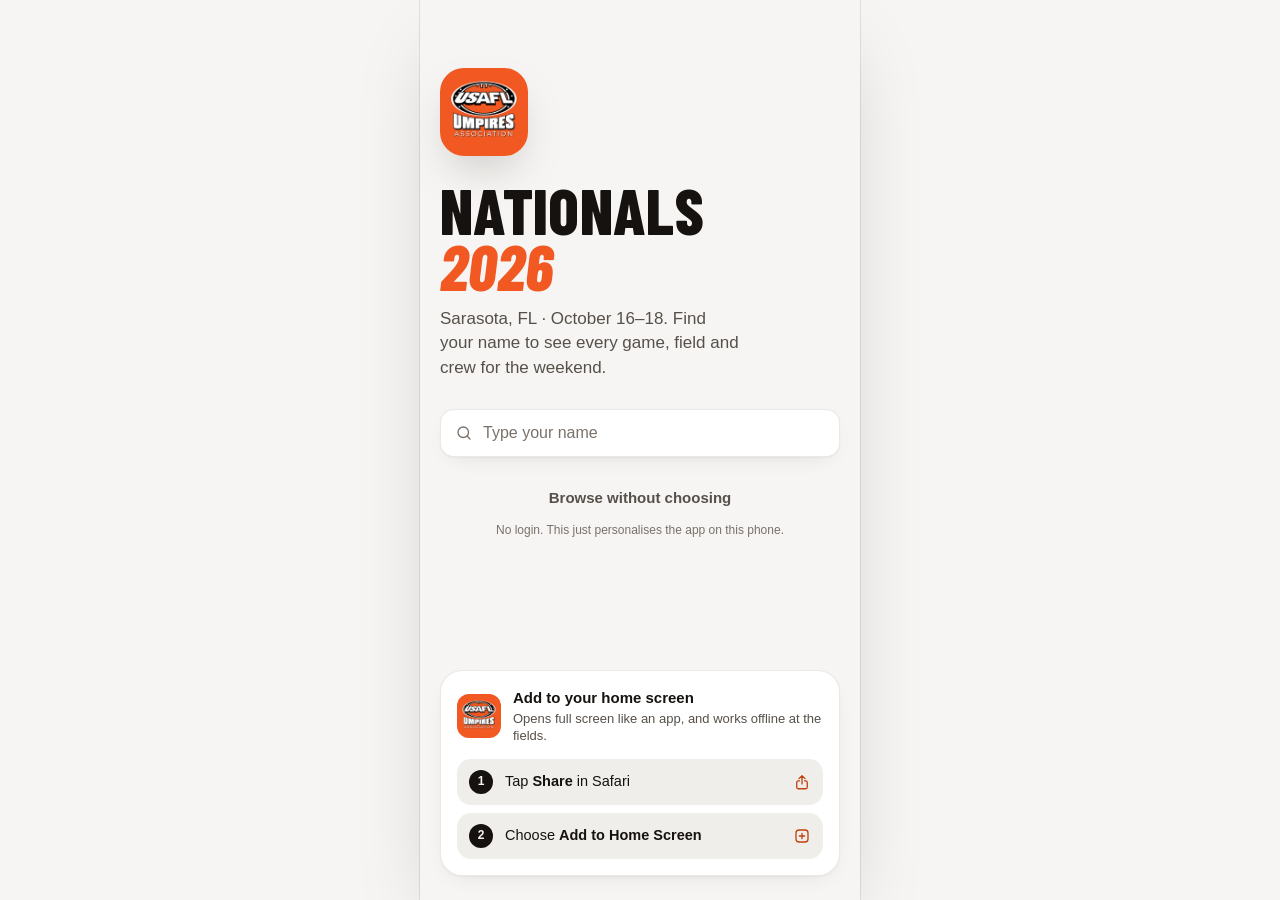
<file: index.html>
<!doctype html>
<html lang="en">
<head>
  <meta charset="utf-8" />
  <meta name="viewport" content="width=device-width, initial-scale=1, viewport-fit=cover" />
  <meta name="theme-color" id="theme-color" content="#f6f5f3" />
  <script>
    // Apply the saved theme (or the phone's setting) before first paint.
    (function () {
      var t = null;
      try { t = JSON.parse(localStorage.getItem("usafl.theme")); } catch (e) {}
      if (t !== "light" && t !== "dark") t = matchMedia("(prefers-color-scheme: dark)").matches ? "dark" : "light";
      document.documentElement.dataset.theme = t;
      document.getElementById("theme-color").content = t === "dark" ? "#0e0d0c" : "#f6f5f3";
    })();
  </script>
  <title>USAFL Umpires — Nationals 2026</title>

  <!-- Installable PWA -->
  <link rel="manifest" href="manifest.webmanifest" />
  <link rel="icon" type="image/png" sizes="32x32" href="icons/favicon-32.png" />
  <link rel="icon" type="image/png" sizes="192x192" href="icons/icon-192.png" />

  <!-- iOS: add-to-home-screen, fullscreen, app title -->
  <meta name="apple-mobile-web-app-capable" content="yes" />
  <meta name="mobile-web-app-capable" content="yes" />
  <meta name="apple-mobile-web-app-status-bar-style" content="default" />
  <meta name="apple-mobile-web-app-title" content="USAFL Umps" />
  <link rel="apple-touch-icon" href="icons/apple-touch-icon.png" />

  <link rel="preload" href="fonts/barlow-condensed-800.woff2" as="font" type="font/woff2" crossorigin />
  <link rel="preload" href="fonts/barlow-condensed-800-italic.woff2" as="font" type="font/woff2" crossorigin />
  <link rel="stylesheet" href="styles.css" />
</head>
<body>
  <div id="phone">
    <div id="app"></div>
    <nav id="tabbar"></nav>
  </div>
  <script src="data.js"></script>
  <script src="games.js"></script>
  <script src="content.js"></script>
  <script src="app.js"></script>
  <script>
    if ("serviceWorker" in navigator) {
      window.addEventListener("load", () => {
        navigator.serviceWorker.register("sw.js").catch(() => {});
      });
    }
  </script>
</body>
</html>
</file>
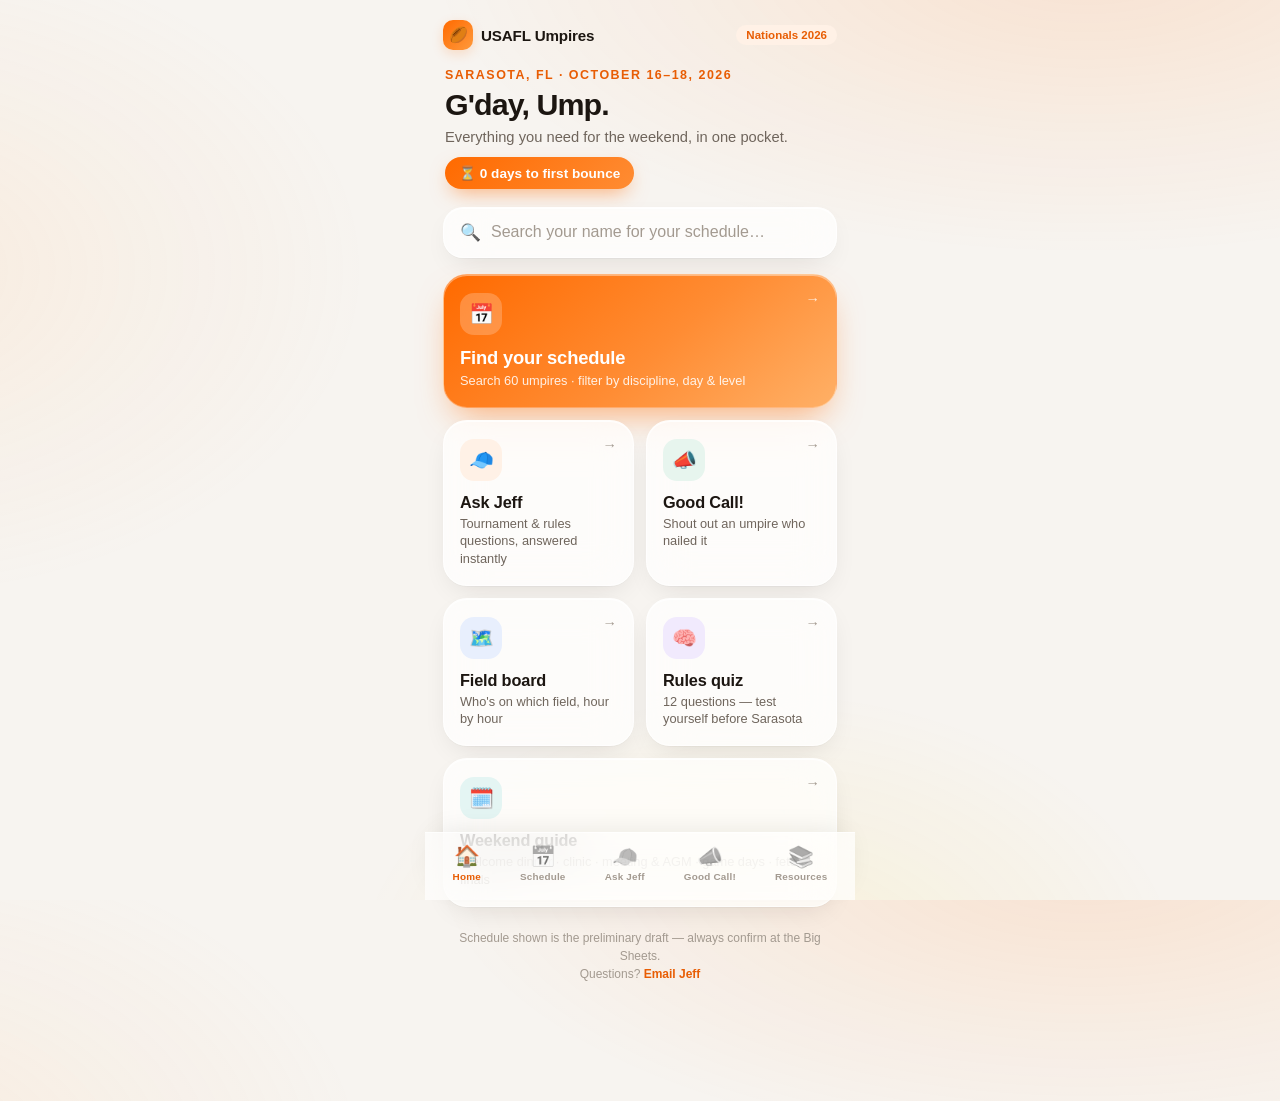
<file: app/index.html>
<!doctype html>
<html lang="en">
<head>
  <meta charset="utf-8" />
  <meta name="viewport" content="width=device-width, initial-scale=1, viewport-fit=cover" />
  <meta name="theme-color" content="#f7f4f0" />
  <title>USAFL Umpires — Nationals 2026</title>

  <!-- Installable PWA -->
  <link rel="manifest" href="manifest.webmanifest" />
  <link rel="icon" type="image/png" sizes="32x32" href="icons/favicon-32.png" />
  <link rel="icon" type="image/png" sizes="192x192" href="icons/icon-192.png" />

  <!-- iOS: add-to-home-screen, fullscreen, app title -->
  <meta name="apple-mobile-web-app-capable" content="yes" />
  <meta name="mobile-web-app-capable" content="yes" />
  <meta name="apple-mobile-web-app-status-bar-style" content="default" />
  <meta name="apple-mobile-web-app-title" content="USAFL Umps" />
  <link rel="apple-touch-icon" href="icons/apple-touch-icon.png" />

  <link rel="stylesheet" href="styles.css" />
</head>
<body>
  <div id="phone">
    <div id="app"></div>
    <nav id="tabbar"></nav>
  </div>
  <script src="data.js"></script>
  <script src="content.js"></script>
  <script src="app.js"></script>
  <script>
    if ("serviceWorker" in navigator) {
      window.addEventListener("load", () => {
        navigator.serviceWorker.register("sw.js").catch(() => {});
      });
    }
  </script>
</body>
</html>
</file>
<file: styles.css>
/* USAFL Umpires — Nationals 2026
   Design system: warm neutral ground, near-black ink, logo orange as a scarce accent.
   Display: Barlow Condensed (echoes the UMPIRES lettering). Body: system SF. */

@font-face { font-family: "Barlow Condensed"; font-weight: 600; font-style: normal; font-display: swap; src: url("fonts/barlow-condensed-600.woff2") format("woff2"); }
@font-face { font-family: "Barlow Condensed"; font-weight: 700; font-style: normal; font-display: swap; src: url("fonts/barlow-condensed-700.woff2") format("woff2"); }
@font-face { font-family: "Barlow Condensed"; font-weight: 800; font-style: normal; font-display: swap; src: url("fonts/barlow-condensed-800.woff2") format("woff2"); }
@font-face { font-family: "Barlow Condensed"; font-weight: 800; font-style: italic; font-display: swap; src: url("fonts/barlow-condensed-800-italic.woff2") format("woff2"); }

:root {
  --bg: #f6f5f3;
  --card: #ffffff;
  --card-2: #f0eeeb;
  --ink: #15120f;
  --ink-2: #57504a;
  --ink-3: #7a726a;
  --line: rgba(21, 18, 15, 0.09);
  --line-2: rgba(21, 18, 15, 0.14);
  --brand: #f15822;
  --brand-ink: #c2410c;
  --brand-soft: #fdece4;
  --oz: #0e7a4f;
  --oz-soft: #e2f3ea;
  --live: #e5484d;
  --good: #1f8a4c;
  --good-soft: #e3f4ea;
  --bad: #d03a3a;
  --bad-soft: #fbe9e8;
  --hero: #15120f;
  --hero-ink: #ffffff;
  --hero-ink-2: rgba(255, 255, 255, 0.62);
  --hero-line: rgba(255, 255, 255, 0.12);
  --glass: rgba(255, 255, 255, 0.72);
  --glass-line: rgba(255, 255, 255, 0.7);
  --shadow: 0 1px 2px rgba(21, 18, 15, 0.04), 0 8px 24px -12px rgba(21, 18, 15, 0.12);
  --shadow-lg: 0 20px 50px -20px rgba(21, 18, 15, 0.35);

  --display: "Barlow Condensed", "SF Pro Display", -apple-system, "Arial Narrow", sans-serif;
  --sans: -apple-system, BlinkMacSystemFont, "SF Pro Text", "Segoe UI", Roboto, sans-serif;
  --ease: cubic-bezier(0.2, 0.8, 0.2, 1);
  --spring: cubic-bezier(0.32, 0.72, 0, 1);
  --gutter: 20px;
  --tabbar-h: 64px;
  --tabbar-bottom: max(12px, env(safe-area-inset-bottom));
  --dock-bottom: calc(var(--tabbar-h) + var(--tabbar-bottom) + 4px);
}

/* Theme is chosen by an inline script in index.html (saved choice, else the phone's setting)
   and stamped on <html data-theme>. */
:root { color-scheme: light; }
:root[data-theme="dark"] {
    color-scheme: dark;
    --bg: #0e0d0c;
    --card: #1a1816;
    --card-2: #23201e;
    --ink: #f5f2ee;
    --ink-2: #bdb5ad;
    --ink-3: #8f877f;
    --line: rgba(255, 255, 255, 0.08);
    --line-2: rgba(255, 255, 255, 0.14);
    --brand: #ff6a33;
    --brand-ink: #ff8a5c;
    --brand-soft: rgba(255, 106, 51, 0.14);
    --oz: #4cc38a;
    --oz-soft: rgba(76, 195, 138, 0.14);
    --good: #4cc38a;
    --good-soft: rgba(76, 195, 138, 0.14);
    --bad: #ff6b6b;
    --bad-soft: rgba(255, 107, 107, 0.14);
    --hero: #1f1c19;
    --hero-line: rgba(255, 255, 255, 0.1);
    --glass: rgba(30, 28, 26, 0.72);
    --glass-line: rgba(255, 255, 255, 0.08);
    --shadow: 0 1px 2px rgba(0, 0, 0, 0.3), 0 8px 24px -12px rgba(0, 0, 0, 0.5);
    --shadow-lg: 0 20px 50px -20px rgba(0, 0, 0, 0.7);
}
/* smooth cross-fade when the user flips the theme */
html.theming, html.theming * { transition: background-color 0.35s ease, color 0.35s ease, border-color 0.35s ease, box-shadow 0.35s ease !important; }

* { margin: 0; padding: 0; box-sizing: border-box; -webkit-tap-highlight-color: transparent; }
html, body { height: 100%; }
body {
  font: 15px/1.45 var(--sans);
  color: var(--ink);
  background: var(--bg);
  height: 100dvh;
  overflow: hidden; /* the page never scrolls; #app does (iOS-safe) */
  display: flex;
  justify-content: center;
  -webkit-font-smoothing: antialiased;
  -webkit-text-size-adjust: 100%;
}
button, input { font: inherit; color: inherit; }
button { background: none; border: none; cursor: pointer; }
a { color: inherit; text-decoration: none; }
:focus-visible { outline: 2px solid var(--brand); outline-offset: 2px; border-radius: 8px; }
svg.i { width: 22px; height: 22px; flex-shrink: 0; fill: none; stroke: currentColor; stroke-width: 1.75; stroke-linecap: round; stroke-linejoin: round; }
svg.i.sm { width: 18px; height: 18px; }
svg.i.xs { width: 14px; height: 14px; stroke-width: 2; }

#phone {
  position: relative;
  width: 100%;
  max-width: 440px;
  height: 100dvh;
  overflow: hidden;
  background: var(--bg);
}
@media (min-width: 520px) { #phone { box-shadow: 0 0 0 1px var(--line), 0 30px 80px -30px rgba(0,0,0,0.25); } }

#app {
  position: absolute;
  inset: 0;
  overflow-y: auto;
  overflow-x: hidden;
  -webkit-overflow-scrolling: touch;
  overscroll-behavior: contain;
  padding: calc(env(safe-area-inset-top) + 14px) var(--gutter) calc(var(--tabbar-h) + var(--tabbar-bottom) + 32px);
  scrollbar-width: none;
}
#app::-webkit-scrollbar { display: none; }
#phone.no-tabs #app { padding-bottom: calc(env(safe-area-inset-bottom) + 24px); }
.view { min-height: 100%; display: flex; flex-direction: column; }
.view > .jeff, .view > .welcome { flex: 1; }

/* ---------- motion ---------- */
@keyframes viewIn { from { opacity: 0; transform: translateY(8px); } to { opacity: 1; transform: none; } }
@keyframes rise { from { opacity: 0; transform: translateY(12px); } to { opacity: 1; transform: none; } }
@keyframes pulse { 0% { box-shadow: 0 0 0 0 rgba(229, 72, 77, 0.55); } 70% { box-shadow: 0 0 0 7px rgba(229, 72, 77, 0); } 100% { box-shadow: 0 0 0 0 rgba(229, 72, 77, 0); } }
@keyframes pop { 0% { transform: scale(1); } 40% { transform: scale(1.03); } 100% { transform: scale(1); } }
@keyframes shake { 0%, 100% { transform: translateX(0); } 20% { transform: translateX(-6px); } 40% { transform: translateX(5px); } 60% { transform: translateX(-3px); } 80% { transform: translateX(2px); } }
@keyframes blink { 0%, 80%, 100% { opacity: 0.25; } 40% { opacity: 1; } }
.view-in > * { animation: viewIn 0.4s var(--ease) both; }
.view-in .stagger > * { animation: rise 0.55s var(--ease) both; animation-delay: calc(var(--i, 0) * 45ms); }
.pressable { transition: transform 0.18s var(--ease); }
.pressable:active { transform: scale(0.975); }
@media (prefers-reduced-motion: reduce) {
  *, *::before, *::after { animation: none !important; transition: none !important; }
}

/* ---------- type ---------- */
.display { font-family: var(--display); font-weight: 800; text-transform: uppercase; letter-spacing: 0.005em; line-height: 0.92; }
.page-title { font-family: var(--display); font-weight: 800; text-transform: uppercase; font-size: 40px; line-height: 0.95; letter-spacing: 0.005em; text-wrap: balance; }
.eyebrow { font-size: 12px; font-weight: 600; letter-spacing: 0.08em; text-transform: uppercase; color: var(--ink-3); }
.muted { color: var(--ink-2); }
.num { font-family: var(--display); font-weight: 800; font-variant-numeric: tabular-nums; }

/* ---------- page header ---------- */
.head { display: flex; align-items: flex-end; justify-content: space-between; gap: 12px; margin: 10px 0 18px; }
.head .sub { margin-top: 6px; font-size: 14px; color: var(--ink-2); }
.head-actions { display: flex; gap: 8px; flex-shrink: 0; }
.icon-btn {
  width: 40px; height: 40px; border-radius: 50%;
  display: inline-flex; align-items: center; justify-content: center;
  background: var(--card); color: var(--ink); box-shadow: var(--shadow); border: 1px solid var(--line);
  position: relative;
}
.icon-btn .dot { position: absolute; top: -2px; right: -2px; min-width: 18px; height: 18px; padding: 0 5px; border-radius: 9px; background: var(--brand); color: #fff; font-size: 11px; font-weight: 700; display: flex; align-items: center; justify-content: center; }
.back {
  display: inline-flex; align-items: center; gap: 2px; margin: 2px 0 6px -6px; padding: 6px 8px 6px 2px;
  font-size: 15px; font-weight: 600; color: var(--brand-ink);
}
.topbar { display: flex; align-items: center; justify-content: space-between; margin-bottom: 18px; }
.brand { display: flex; align-items: center; gap: 10px; }
.brand img { width: 34px; height: 34px; border-radius: 10px; display: block; }
.brand .b1 { font-family: var(--display); font-weight: 800; font-size: 17px; text-transform: uppercase; letter-spacing: 0.02em; line-height: 1; }
.brand .b2 { font-size: 12px; color: var(--ink-3); margin-top: 2px; }
.top-actions { display: flex; gap: 8px; align-items: center; }
@keyframes iconIn { from { opacity: 0; transform: rotate(-90deg) scale(0.5); } to { opacity: 1; transform: none; } }
.theme-btn svg.i.anim { animation: iconIn 0.45s var(--spring); }
.me-btn {
  width: 38px; height: 38px; border-radius: 50%; font-weight: 700; font-size: 13px;
  display: inline-flex; align-items: center; justify-content: center;
  background: var(--card); border: 1px solid var(--line); box-shadow: var(--shadow); color: var(--ink);
}

/* ---------- cards / lists ---------- */
.card { background: var(--card); border-radius: 22px; box-shadow: var(--shadow); border: 1px solid var(--line); }
.section { margin-top: 28px; }
.section-head { display: flex; align-items: baseline; justify-content: space-between; margin: 0 2px 10px; }
.section-head h2 { font-family: var(--display); font-weight: 800; font-size: 22px; text-transform: uppercase; letter-spacing: 0.01em; }
.section-head a, .section-head button { font-size: 14px; font-weight: 600; color: var(--brand-ink); }

.list { background: var(--card); border-radius: 20px; border: 1px solid var(--line); box-shadow: var(--shadow); overflow: hidden; }
.row {
  display: flex; align-items: center; gap: 12px; min-height: 60px; padding: 10px 16px;
  position: relative; width: 100%; text-align: left;
}
.row + .row::before { content: ""; position: absolute; top: 0; right: 0; left: 68px; border-top: 1px solid var(--line); }
.list.plain .row + .row::before { left: 16px; }
.row:active { background: var(--card-2); }
.row .main { flex: 1; min-width: 0; display: block; }
.row .t1, .row .t2 { display: block; }
.row .t1 { font-weight: 600; font-size: 16px; white-space: nowrap; overflow: hidden; text-overflow: ellipsis; }
.row .t2 { font-size: 13px; color: var(--ink-2); margin-top: 1px; white-space: nowrap; overflow: hidden; text-overflow: ellipsis; }
.row .trail { display: flex; align-items: center; gap: 6px; color: var(--ink-3); flex-shrink: 0; }
.row .ico { width: 36px; height: 36px; border-radius: 10px; display: flex; align-items: center; justify-content: center; background: var(--card-2); color: var(--ink); flex-shrink: 0; }
.row .ico.brand { background: var(--brand-soft); color: var(--brand-ink); }

.avatar {
  width: 40px; height: 40px; border-radius: 50%; flex-shrink: 0;
  display: flex; align-items: center; justify-content: center;
  font-weight: 700; font-size: 14px; letter-spacing: 0.02em;
  background: var(--brand-soft); color: var(--brand-ink);
}
.avatar.oz { background: var(--oz-soft); color: var(--oz); }
.avatar.lg { width: 72px; height: 72px; font-size: 24px; }

.tag {
  display: inline-flex; align-items: center; gap: 4px; height: 22px; padding: 0 8px; border-radius: 6px;
  font-size: 12px; font-weight: 600; white-space: nowrap;
  background: var(--card-2); color: var(--ink-2);
}
.tag.brand { background: var(--brand-soft); color: var(--brand-ink); }
.tag.oz { background: var(--oz-soft); color: var(--oz); }
.tag.solid { background: var(--ink); color: var(--bg); }
.tag.live { background: var(--live); color: #fff; }
.tag.goal { background: #fff4d6; color: #8a5a00; }
.tag.boundary { background: #e6eefc; color: #2956b3; }
.tag.coach { background: #efe9fb; color: #6a3fc0; }
.tag.duty, .tag.ts { background: #e1f3f1; color: #0f766e; }
[data-theme="dark"] .tag.goal { background: rgba(255, 196, 0, 0.14); color: #ffcf5c; }
[data-theme="dark"] .tag.boundary { background: rgba(93, 142, 255, 0.16); color: #8fb0ff; }
[data-theme="dark"] .tag.coach { background: rgba(160, 120, 255, 0.16); color: #c3a8ff; }
[data-theme="dark"] .tag.duty, [data-theme="dark"] .tag.ts { background: rgba(45, 212, 191, 0.14); color: #5eead4; }

.btn {
  display: inline-flex; align-items: center; justify-content: center; gap: 8px;
  height: 50px; padding: 0 22px; border-radius: 14px; font-weight: 650; font-size: 16px;
  background: var(--brand); color: #fff; transition: transform 0.18s var(--ease), opacity 0.2s;
}
.btn:active { transform: scale(0.97); }
.btn:disabled { opacity: 0.35; }
.btn.block { width: 100%; }
.btn.ghost { background: var(--card-2); color: var(--ink); }
.btn.dark { background: var(--ink); color: var(--bg); }
.btn.sm { height: 38px; padding: 0 14px; font-size: 14px; border-radius: 11px; }
.link-btn { font-size: 14px; font-weight: 600; color: var(--brand-ink); display: inline-flex; align-items: center; gap: 2px; }

/* ---------- segmented control ---------- */
.seg {
  position: relative; display: grid; grid-auto-flow: column; grid-auto-columns: 1fr;
  background: var(--card-2); border-radius: 12px; padding: 3px; margin-bottom: 16px;
}
.seg .thumb {
  position: absolute; top: 3px; bottom: 3px; left: 3px; border-radius: 9px;
  background: var(--card); box-shadow: 0 1px 3px rgba(0,0,0,0.12), 0 0 0 0.5px var(--line);
  transition: transform 0.38s var(--spring), width 0.38s var(--spring);
}
.seg button { position: relative; z-index: 1; height: 34px; font-size: 14px; font-weight: 600; color: var(--ink-2); transition: color 0.2s; display: flex; align-items: center; justify-content: center; gap: 6px; }
.seg button.on { color: var(--ink); }
.seg button .c { font-size: 11px; font-weight: 700; color: var(--ink-3); font-variant-numeric: tabular-nums; }

/* ---------- search ---------- */
.search {
  display: flex; align-items: center; gap: 10px; height: 48px; padding: 0 14px;
  background: var(--card); border: 1px solid var(--line); border-radius: 14px; box-shadow: var(--shadow);
  color: var(--ink-3);
}
.search input { flex: 1; border: none; outline: none; background: transparent; font-size: 16px; color: var(--ink); min-width: 0; }
.search input::placeholder { color: var(--ink-3); }
.search .clear { color: var(--ink-3); display: flex; }
.sticky-search { position: sticky; top: 0; z-index: 5; padding: 8px 0 10px; margin: 0 calc(-1 * var(--gutter)); padding-left: var(--gutter); padding-right: var(--gutter); background: linear-gradient(var(--bg) 70%, transparent); }
.sticky-search::before { content: ""; position: absolute; left: 0; right: 0; bottom: 100%; height: calc(env(safe-area-inset-top) + 14px); background: var(--bg); }
.filter-row { display: flex; gap: 8px; align-items: center; margin-bottom: 14px; }
.filter-row .seg { flex: 1; margin: 0; }

/* ---------- hero (scoreboard card) ---------- */
.hero {
  position: relative; overflow: hidden; border-radius: 28px; padding: 22px 22px 20px;
  background: var(--hero); color: var(--hero-ink); box-shadow: var(--shadow-lg);
  isolation: isolate;
}
[data-theme="dark"] .hero { border: 1px solid var(--line-2); }
.hero .pitch { position: absolute; right: -70px; top: -40px; width: 300px; height: 230px; z-index: -1; color: #fff; opacity: 0.07; }
.hero .glow { position: absolute; left: -40px; bottom: -80px; width: 220px; height: 160px; z-index: -1; background: var(--brand); filter: blur(70px); opacity: 0.28; }
.hero .eyebrow { color: var(--hero-ink-2); display: flex; align-items: center; gap: 8px; }
.live-dot { width: 8px; height: 8px; border-radius: 50%; background: var(--live); animation: pulse 1.8s infinite; flex-shrink: 0; }
.hero-count { display: flex; align-items: baseline; gap: 10px; margin: 10px 0 2px; }
.hero-count .big { font-family: var(--display); font-weight: 800; font-size: 92px; line-height: 0.82; letter-spacing: -0.01em; font-variant-numeric: tabular-nums; }
.hero-count .unit { font-family: var(--display); font-weight: 700; font-size: 26px; text-transform: uppercase; color: var(--hero-ink-2); }
.hero-time { font-family: var(--display); font-weight: 800; font-style: italic; font-size: 64px; line-height: 0.85; letter-spacing: -0.01em; margin: 12px 0 6px; font-variant-numeric: tabular-nums; }
.hero-time small { font-size: 24px; font-style: normal; font-weight: 700; color: var(--hero-ink-2); margin-left: 6px; letter-spacing: 0.02em; }
.hero-where { font-family: var(--display); font-weight: 800; font-size: 28px; text-transform: uppercase; letter-spacing: 0.01em; line-height: 1; }
.hero-where .accent { color: var(--brand); }
.hero-role { font-size: 15px; color: var(--hero-ink-2); margin-top: 4px; }
.hero-rule { height: 1px; background: var(--hero-line); margin: 18px 0 14px; }
/* collapsible crew inside the (always dark) scoreboard card */
.hcrew-head { width: 100%; display: flex; align-items: center; gap: 12px; color: var(--hero-ink); text-align: left; padding: 2px 0; }
.hcrew-head .lbl { flex: 1; min-width: 0; font-size: 14px; font-weight: 600; white-space: nowrap; overflow: hidden; text-overflow: ellipsis; }
.hcrew-head .chev { color: var(--hero-ink-2); transition: transform 0.35s var(--spring); }
.hcrew.open .hcrew-head .chev { transform: rotate(180deg); }
.hcrew .stack { display: flex; }
.hcrew .stack .av-xs { box-shadow: 0 0 0 2px var(--hero); }
.hcrew .stack .av-xs + .av-xs { margin-left: -4px; }
.hero .av-xs { background: rgba(255, 255, 255, 0.14); color: #fff; }
.hero .av-xs.oz { background: rgba(76, 195, 138, 0.28); color: #b8f0d2; }
.hero .av-xs.more { background: rgba(255, 255, 255, 0.24); }
.hcrew .acc-body { display: grid; grid-template-rows: 0fr; transition: grid-template-rows 0.38s var(--spring); }
.hcrew.open .acc-body { grid-template-rows: 1fr; }
.hcrew .acc-inner { overflow: hidden; }
.hero .crew { border-top: none; margin-top: 0; padding-top: 14px; }
.hero .crew .grp .rl { color: var(--hero-ink-2); }
.hero .crew .p .nm { color: var(--hero-ink); }
.hero-foot { display: flex; align-items: center; justify-content: space-between; margin-top: 18px; gap: 12px; }
.hero-foot .meta { font-size: 13px; color: var(--hero-ink-2); }
.hero-cta {
  display: inline-flex; align-items: center; gap: 4px; height: 40px; padding: 0 16px; border-radius: 20px;
  background: var(--brand); color: #fff; font-weight: 650; font-size: 14px; flex-shrink: 0;
}
.hero-cta.ghost { background: rgba(255,255,255,0.12); }
.hero h3 { font-family: var(--display); font-weight: 800; font-size: 44px; line-height: 0.92; text-transform: uppercase; margin: 10px 0 8px; }
.hero p { color: var(--hero-ink-2); font-size: 15px; max-width: 30ch; }

/* ---------- home ---------- */
.greet { margin: 0 2px 16px; }
.greet .g1 { font-size: 15px; color: var(--ink-2); }
.notice {
  display: flex; align-items: center; gap: 12px; padding: 14px 16px; border-radius: 18px; margin-top: 12px;
  background: var(--brand-soft); color: var(--brand-ink); font-size: 14px; font-weight: 600;
}
.notice .grow { flex: 1; }
/* bleeds to the screen edge while scrolling, but snaps cards to the page gutter */
.strip { display: flex; gap: 10px; overflow-x: auto; margin: 0 calc(-1 * var(--gutter)); padding: 2px var(--gutter) 6px; scroll-snap-type: x mandatory; scroll-padding-inline: var(--gutter); scrollbar-width: none; }
.strip::-webkit-scrollbar { display: none; }
.mini {
  flex: 0 0 132px; scroll-snap-align: start; padding: 14px; border-radius: 18px;
  background: var(--card); border: 1px solid var(--line); box-shadow: var(--shadow);
}
.mini .d { font-size: 12px; font-weight: 600; color: var(--ink-3); text-transform: uppercase; letter-spacing: 0.06em; }
.mini .t { font-family: var(--display); font-weight: 800; font-size: 30px; line-height: 1; margin: 6px 0 8px; font-variant-numeric: tabular-nums; }
.mini .t small { font-size: 14px; font-weight: 700; color: var(--ink-3); margin-left: 3px; }
.mini .f { font-weight: 600; font-size: 14px; }
.mini .r { font-size: 12px; color: var(--ink-2); margin-top: 1px; }
.mini.next { border-color: var(--brand); box-shadow: 0 0 0 1px var(--brand), var(--shadow); }
.mini.past { opacity: 0.45; }

.grid2 { display: grid; grid-template-columns: 1fr 1fr; gap: 10px; }
.tile { display: flex; flex-direction: column; justify-content: space-between; min-height: 132px; padding: 16px; border-radius: 22px; background: var(--card); border: 1px solid var(--line); box-shadow: var(--shadow); text-align: left; }
.tile .ti { width: 38px; height: 38px; border-radius: 12px; display: flex; align-items: center; justify-content: center; background: var(--card-2); color: var(--ink); }
.tile .tt { font-family: var(--display); font-weight: 800; font-size: 22px; text-transform: uppercase; line-height: 1; margin-top: 14px; }
.tile .ts { font-size: 13px; color: var(--ink-2); margin-top: 4px; display: flex; align-items: center; gap: 6px; }
.tile .ts .live-dot { width: 6px; height: 6px; }

.event-card { display: flex; gap: 14px; padding: 16px; }
.event-card .when { width: 58px; flex-shrink: 0; text-align: center; border-right: 1px solid var(--line); padding-right: 12px; }
.event-card .when .dow { font-size: 12px; font-weight: 700; color: var(--brand-ink); text-transform: uppercase; letter-spacing: 0.06em; }
.event-card .when .dd { font-family: var(--display); font-weight: 800; font-size: 34px; line-height: 1; }
.event-card .what .tm { font-size: 13px; color: var(--ink-2); font-weight: 600; }
.event-card .what .tl { font-weight: 650; font-size: 16px; margin: 2px 0; }
.event-card .what .wh { font-size: 13px; color: var(--ink-3); }

.foot-note { text-align: center; font-size: 12px; color: var(--ink-3); margin-top: 28px; line-height: 1.6; }

/* ---------- directory ---------- */
.letter { position: sticky; top: 66px; z-index: 2; font-family: var(--display); font-weight: 800; font-size: 15px; color: var(--ink-3); padding: 14px 4px 6px; background: var(--bg); }
.count-num { font-family: var(--display); font-weight: 800; font-size: 22px; color: var(--ink); line-height: 1; text-align: right; }
.count-lbl { font-size: 11px; color: var(--ink-3); text-align: right; }
.empty { text-align: center; padding: 48px 24px; color: var(--ink-2); }
.empty .e-i { width: 52px; height: 52px; border-radius: 16px; margin: 0 auto 12px; display: flex; align-items: center; justify-content: center; background: var(--card-2); color: var(--ink-3); }
.empty b { display: block; color: var(--ink); font-size: 16px; margin-bottom: 4px; }

/* ---------- profile ---------- */
.profile { display: flex; align-items: center; gap: 16px; margin: 6px 0 16px; }
.profile .pn { font-family: var(--display); font-weight: 800; font-size: 34px; line-height: 0.95; text-transform: uppercase; }
.profile .tags { display: flex; flex-wrap: wrap; gap: 6px; margin-top: 8px; }
.stats { display: grid; grid-template-columns: repeat(4, 1fr); border-radius: 18px; background: var(--card); border: 1px solid var(--line); box-shadow: var(--shadow); margin-bottom: 14px; }
.stats > div { padding: 12px 6px; text-align: center; }
.stats > div + div { border-left: 1px solid var(--line); }
.stats b { display: block; font-family: var(--display); font-weight: 800; font-size: 28px; line-height: 1; font-variant-numeric: tabular-nums; }
.stats b.zero { color: var(--ink-3); }
.stats span { font-size: 11px; font-weight: 600; color: var(--ink-3); text-transform: uppercase; letter-spacing: 0.06em; }
.claim { display: flex; gap: 10px; margin-bottom: 20px; }
.claim .btn { flex: 1; }

/* ---------- timeline ---------- */
.tl { display: grid; grid-template-columns: 56px 18px 1fr; column-gap: 8px; position: relative; }
.tl-time { text-align: right; padding-top: 16px; }
.tl-time b { display: block; font-family: var(--display); font-weight: 800; font-size: 22px; line-height: 1; font-variant-numeric: tabular-nums; }
.tl-time span { font-size: 11px; font-weight: 700; color: var(--ink-3); letter-spacing: 0.04em; }
.tl-rail { position: relative; display: flex; justify-content: center; }
.tl-rail::before { content: ""; position: absolute; top: 0; bottom: 0; width: 2px; background: var(--line-2); border-radius: 1px; }
.tl:first-child .tl-rail::before { top: 22px; }
.tl:last-child .tl-rail::before { bottom: calc(100% - 22px); }
.tl-rail i { position: relative; margin-top: 20px; width: 12px; height: 12px; border-radius: 50%; background: var(--card); border: 2.5px solid var(--ink-3); }
.tl.game .tl-rail i { border-color: var(--ink); }
.tl.game.next .tl-rail i, .tl.game.live .tl-rail i { border-color: var(--brand); background: var(--brand); }
.tl.game.live .tl-rail i { animation: pulse 1.8s infinite; }
.tl-card { margin: 6px 0; padding: 14px 16px; border-radius: 18px; background: var(--card); border: 1px solid var(--line); box-shadow: var(--shadow); }
.tl.game.next .tl-card, .tl.game.live .tl-card { border-color: var(--brand); box-shadow: 0 0 0 1px var(--brand), var(--shadow); }
.tl.game.past .tl-card, .tl.game.past .tl-time { opacity: 0.5; }
.tl-card .top { display: flex; flex-wrap: wrap; gap: 6px; align-items: center; }
.tl-card .fld { font-family: var(--display); font-weight: 800; font-size: 26px; text-transform: uppercase; line-height: 1; margin: 10px 0 2px; }
.tl-card .sub { font-size: 14px; color: var(--ink-2); }
/* crew: one person per line with initials, grouped by role */
.crew { margin-top: 12px; padding-top: 12px; border-top: 1px solid var(--line); display: grid; gap: 12px; }
.crew .grp .rl { font-size: 11px; font-weight: 700; color: var(--ink-3); text-transform: uppercase; letter-spacing: 0.08em; margin-bottom: 6px; }
.crew .ppl { display: grid; grid-template-columns: repeat(auto-fill, minmax(138px, 1fr)); gap: 6px 12px; }
.crew .p { display: flex; align-items: center; gap: 8px; min-width: 0; font-size: 14px; font-weight: 600; line-height: 1.2; padding: 2px 0; }
.crew .p .nm { min-width: 0; overflow-wrap: anywhere; }
.crew .p .tbc { font-size: 11px; font-weight: 600; color: var(--ink-3); margin-left: 2px; }
.crew .p.me .nm { color: var(--brand-ink); }
.av-xs { width: 26px; height: 26px; border-radius: 50%; flex-shrink: 0; display: flex; align-items: center; justify-content: center; font-size: 10.5px; font-weight: 700; letter-spacing: 0.02em; background: var(--brand-soft); color: var(--brand-ink); }
.av-xs.oz { background: var(--oz-soft); color: var(--oz); }
.p.me .av-xs { background: var(--brand); color: #fff; }
.tl.gap .tl-time { padding-top: 9px; }
.tl.gap .tl-time b { font-size: 16px; color: var(--ink-3); }
.tl.gap .tl-rail i { margin-top: 12px; width: 8px; height: 8px; border-width: 2px; border-color: var(--line-2); }
.tl.gap .gap-l { padding: 8px 0 12px; font-size: 14px; color: var(--ink-3); }
.tl.gap .gap-l b { color: var(--ink-2); font-weight: 600; }
.note-card { padding: 16px; border-radius: 18px; background: var(--card); border: 1px dashed var(--line-2); color: var(--ink-2); font-size: 14px; line-height: 1.5; }

/* ---------- field board ---------- */
.hours { display: flex; gap: 8px; overflow-x: auto; margin: 0 calc(-1 * var(--gutter)) 16px; padding: 2px var(--gutter) 4px; scrollbar-width: none; }
.hours::-webkit-scrollbar { display: none; }
.hour {
  flex: 0 0 auto; min-width: 62px; height: 58px; border-radius: 14px; padding: 0 10px;
  display: flex; flex-direction: column; align-items: center; justify-content: center;
  background: var(--card); border: 1px solid var(--line); box-shadow: var(--shadow);
  transition: background 0.2s, color 0.2s, transform 0.18s var(--ease);
}
.hour b { font-family: var(--display); font-weight: 800; font-size: 22px; line-height: 1; font-variant-numeric: tabular-nums; }
.hour span { font-size: 10px; font-weight: 700; color: var(--ink-3); letter-spacing: 0.04em; display: flex; align-items: center; gap: 4px; }
.hour span .live-dot { width: 6px; height: 6px; }
.hour.on { background: var(--ink); color: var(--bg); border-color: var(--ink); }
.hour.on span { color: inherit; opacity: 0.7; }
.hour:active { transform: scale(0.95); }
.board { display: grid; gap: 10px; }
.fcard { padding: 16px; border-radius: 20px; background: var(--card); border: 1px solid var(--line); box-shadow: var(--shadow); }
.fcard.mine { border-color: var(--brand); box-shadow: 0 0 0 1px var(--brand), var(--shadow); }
.fcard .fh { display: flex; align-items: baseline; gap: 8px; }
.fcard .fh .fl { font-family: var(--display); font-weight: 800; font-size: 15px; letter-spacing: 0.08em; color: var(--ink-3); text-transform: uppercase; }
.fcard .fh b { font-family: var(--display); font-weight: 800; font-size: 34px; line-height: 0.9; }
.fcard .fh .tag { margin-left: auto; align-self: center; }
.fcard.mine .fh b { color: var(--brand); }
.fcard .none { color: var(--ink-3); font-size: 14px; margin-top: 8px; }

/* ---------- Ask Jeff ---------- */
.jeff { display: flex; flex-direction: column; min-height: 100%; }
.jeff-intro { margin: 6px 0 22px; }
.jeff-intro .page-title { font-size: 48px; }
.topic { margin-bottom: 18px; }
.topic .eyebrow { margin: 0 4px 8px; }
.log { flex: 1; display: flex; flex-direction: column; gap: 14px; padding: 4px 0 16px; }
.msg { max-width: 86%; font-size: 15.5px; line-height: 1.5; }
.msg.new { animation: rise 0.35s var(--ease) both; }
.msg.me { align-self: flex-end; background: var(--ink); color: var(--bg); padding: 11px 15px; border-radius: 20px 20px 6px 20px; }
.msg.jeff { align-self: flex-start; background: var(--card); border: 1px solid var(--line); box-shadow: var(--shadow); padding: 13px 16px; border-radius: 20px 20px 20px 6px; }
.msg.jeff .who { font-size: 12px; font-weight: 700; color: var(--brand-ink); margin-bottom: 4px; letter-spacing: 0.02em; }
.typing { display: inline-flex; gap: 4px; padding: 4px 0; }
.typing i { width: 7px; height: 7px; border-radius: 50%; background: var(--ink-3); animation: blink 1.2s infinite; }
.typing i:nth-child(2) { animation-delay: 0.15s; }
.typing i:nth-child(3) { animation-delay: 0.3s; }
/* Sticky offsets are measured inside #app's padding, which already clears the tab bar. */
.composer-wrap, .dock { position: sticky; bottom: 0; z-index: 4; margin-left: calc(-1 * var(--gutter)); margin-right: calc(-1 * var(--gutter)); padding-left: var(--gutter); padding-right: var(--gutter); }
.composer-wrap::after, .dock::after { content: ""; position: absolute; left: 0; right: 0; top: 100%; height: calc(var(--tabbar-h) + var(--tabbar-bottom) + 32px); background: var(--bg); }
.composer-wrap { padding-top: 14px; padding-bottom: 6px; background: linear-gradient(transparent, var(--bg) 22px); }
.composer {
  display: flex; align-items: center; gap: 8px; padding: 6px 6px 6px 16px; border-radius: 26px;
  background: var(--card); border: 1px solid var(--line-2); box-shadow: var(--shadow);
}
.composer input { flex: 1; border: none; outline: none; background: transparent; font-size: 16px; min-width: 0; height: 40px; }
.composer input::placeholder { color: var(--ink-3); }
.send { width: 40px; height: 40px; border-radius: 50%; background: var(--brand); color: #fff; display: flex; align-items: center; justify-content: center; transition: opacity 0.2s, transform 0.18s var(--ease); }
.send:disabled { opacity: 0.3; }
.send:active { transform: scale(0.92); }
.disclaim { text-align: center; font-size: 12px; color: var(--ink-3); margin-top: 8px; }

/* ---------- guide ---------- */
.tbd { display: flex; gap: 10px; padding: 12px 14px; border-radius: 14px; background: var(--card-2); color: var(--ink-2); font-size: 13px; line-height: 1.45; margin-bottom: 16px; }
.ev { padding: 16px; border-radius: 20px; background: var(--card); border: 1px solid var(--line); box-shadow: var(--shadow); margin-bottom: 10px; }
.ev .ev-t { font-family: var(--display); font-weight: 800; font-size: 18px; color: var(--brand-ink); text-transform: uppercase; letter-spacing: 0.02em; }
.ev h3 { font-size: 18px; font-weight: 700; margin: 2px 0 6px; letter-spacing: -0.01em; }
.ev .ev-w { display: flex; align-items: center; gap: 6px; font-size: 14px; color: var(--ink-2); font-weight: 500; }
.ev .ev-w a { color: var(--brand-ink); font-weight: 600; }
.ev p { font-size: 14px; color: var(--ink-2); margin-top: 10px; line-height: 1.55; }
.ev .ev-a { margin-top: 12px; display: flex; gap: 8px; }
.acc { border-top: 1px solid var(--line); }
.acc:first-child { border-top: none; }
.acc-head { width: 100%; display: flex; align-items: center; gap: 12px; padding: 16px; text-align: left; font-weight: 600; font-size: 16px; }
.acc-head .chev { margin-left: auto; color: var(--ink-3); transition: transform 0.35s var(--spring); }
.acc.open .acc-head .chev { transform: rotate(90deg); }
.acc-body { display: grid; grid-template-rows: 0fr; transition: grid-template-rows 0.38s var(--spring); }
.acc.open .acc-body { grid-template-rows: 1fr; }
.acc-inner { overflow: hidden; }
.acc-inner ul { list-style: none; padding: 0 16px 16px; display: grid; gap: 10px; }
.acc-inner li { position: relative; padding-left: 16px; font-size: 14.5px; line-height: 1.55; color: var(--ink-2); }
.acc-inner li::before { content: ""; position: absolute; left: 2px; top: 9px; width: 5px; height: 5px; border-radius: 50%; background: var(--brand); }

/* ---------- quiz ---------- */
.q-top { display: flex; align-items: center; gap: 12px; margin: 4px 0 26px; }
.q-bar { flex: 1; display: grid; grid-auto-flow: column; gap: 4px; }
.q-bar i { height: 5px; border-radius: 3px; background: var(--line-2); transition: background 0.3s; }
.q-bar i.done { background: var(--ink); }
.q-bar i.right { background: var(--good); }
.q-bar i.wrong { background: var(--bad); }
.q-bar i.cur { background: var(--brand); }
.q-n { font-size: 13px; font-weight: 600; color: var(--ink-3); font-variant-numeric: tabular-nums; }
.q-text { font-size: 24px; line-height: 1.3; font-weight: 700; letter-spacing: -0.015em; margin-bottom: 24px; text-wrap: balance; }
.opts { display: grid; gap: 10px; }
.opt {
  display: flex; align-items: center; gap: 14px; width: 100%; text-align: left; padding: 14px 16px; min-height: 60px;
  border-radius: 16px; background: var(--card); border: 1.5px solid var(--line-2); font-size: 16px; font-weight: 500;
  transition: border-color 0.2s, background 0.2s, transform 0.18s var(--ease);
}
.opt:active { transform: scale(0.985); }
.opt .ab { width: 30px; height: 30px; border-radius: 9px; flex-shrink: 0; display: flex; align-items: center; justify-content: center; font-weight: 700; font-size: 14px; background: var(--card-2); color: var(--ink-2); transition: all 0.2s; }
.opt.sel { border-color: var(--ink); }
.opt.sel .ab { background: var(--ink); color: var(--bg); }
.opt.right { border-color: var(--good); background: var(--good-soft); animation: pop 0.35s var(--ease); }
.opt.right .ab { background: var(--good); color: #fff; }
.opt.wrong { border-color: var(--bad); background: var(--bad-soft); animation: shake 0.4s var(--ease); }
.opt.wrong .ab { background: var(--bad); color: #fff; }
.opt:disabled { cursor: default; }
.why { margin-top: 16px; padding: 14px 16px; border-radius: 16px; font-size: 14.5px; line-height: 1.5; animation: rise 0.35s var(--ease) both; }
.why.good { background: var(--good-soft); color: var(--ink); }
.why.bad { background: var(--bad-soft); color: var(--ink); }
.why b { display: block; margin-bottom: 2px; }
.why.good b { color: var(--good); }
.why.bad b { color: var(--bad); }
.dock { padding-top: 18px; padding-bottom: 6px; background: linear-gradient(transparent, var(--bg) 22px); margin-top: 24px; }
.score-hero { text-align: center; padding: 34px 22px 26px; }
.score-hero .big { font-family: var(--display); font-weight: 800; font-size: 110px; line-height: 0.85; }
.score-hero .big small { font-size: 44px; color: var(--hero-ink-2); }
.review .row { align-items: flex-start; }
.review .mark { width: 24px; height: 24px; border-radius: 50%; display: flex; align-items: center; justify-content: center; flex-shrink: 0; margin-top: 2px; background: var(--bad-soft); color: var(--bad); }
.review .t1 { white-space: normal; font-size: 15px; }
.review .t2 { white-space: normal; }

/* ---------- welcome ---------- */
.welcome { min-height: 100%; display: flex; flex-direction: column; padding-top: 6vh; }
.welcome .logo { width: 88px; height: 88px; border-radius: 24px; box-shadow: var(--shadow-lg); display: block; }
.welcome .page-title { font-size: 64px; line-height: 0.88; margin-top: 26px; }
.welcome .page-title em { font-style: italic; color: var(--brand); }
.welcome .lead { font-size: 17px; color: var(--ink-2); margin: 12px 0 28px; max-width: 32ch; }
.welcome .results { margin-top: 10px; }
.welcome .skip { margin: 20px auto 0; font-size: 15px; font-weight: 600; color: var(--ink-2); padding: 10px; }
.welcome .small { text-align: center; font-size: 12px; color: var(--ink-3); margin-top: 4px; }
.welcome .spacer { flex: 1; min-height: 28px; }
.install-card { padding: 16px; border-radius: 22px; background: var(--card); border: 1px solid var(--line); box-shadow: var(--shadow); animation: rise 0.55s var(--ease) 0.25s both; }
.install-card .ic-top { display: flex; align-items: center; gap: 12px; margin-bottom: 14px; }
.install-card img { width: 44px; height: 44px; border-radius: 12px; flex-shrink: 0; }
.install-card .ic-top b { display: block; font-size: 15px; }
.install-card .ic-top span { display: block; font-size: 13px; color: var(--ink-2); line-height: 1.35; margin-top: 1px; }
.steps { list-style: none; display: grid; gap: 8px; }
.steps li { display: flex; align-items: center; gap: 12px; padding: 11px 12px; border-radius: 14px; background: var(--card-2); font-size: 14.5px; }
.steps .stp { width: 24px; height: 24px; border-radius: 50%; flex-shrink: 0; display: flex; align-items: center; justify-content: center; background: var(--ink); color: var(--bg); font-size: 12px; font-weight: 700; }
.steps .stx { flex: 1; min-width: 0; }
.steps .sti { display: flex; color: var(--brand-ink); }

/* ---------- more ---------- */
.me-card { display: flex; align-items: center; gap: 14px; padding: 16px; margin-bottom: 24px; }
.me-card .n { font-family: var(--display); font-weight: 800; font-size: 24px; text-transform: uppercase; line-height: 1; }
.me-card .s { font-size: 13px; color: var(--ink-2); margin-top: 3px; }
.group-label { margin: 22px 4px 8px; }
.acc-row { display: flex; gap: 14px; padding: 14px 0; border-top: 1px solid var(--line); }
.acc-row:first-child { border-top: none; }
.acc-row .code { width: 76px; flex-shrink: 0; font-family: var(--display); font-weight: 800; font-size: 17px; color: var(--brand-ink); }
.acc-row h4 { font-size: 15px; }
.acc-row p { font-size: 13.5px; color: var(--ink-2); margin-top: 2px; line-height: 1.5; }
.check-row { display: flex; gap: 12px; align-items: center; padding: 13px 0; border-top: 1px solid var(--line); font-size: 15px; width: 100%; text-align: left; }
.check-row:first-child { border-top: none; }
.check-row .box { width: 24px; height: 24px; border-radius: 7px; border: 2px solid var(--line-2); display: flex; align-items: center; justify-content: center; flex-shrink: 0; color: transparent; transition: all 0.2s var(--ease); }
.check-row.done .box { background: var(--ink); border-color: var(--ink); color: var(--bg); }
.check-row.done span { color: var(--ink-3); text-decoration: line-through; }

/* ---------- sheet ---------- */
.scrim { position: absolute; inset: 0; z-index: 80; background: rgba(10, 8, 6, 0.4); opacity: 0; transition: opacity 0.3s; }
.scrim.on { opacity: 1; }
.sheet {
  position: absolute; left: 0; right: 0; bottom: 0; z-index: 90; max-height: 86%;
  display: flex; flex-direction: column;
  background: var(--card); border-radius: 28px 28px 0 0; box-shadow: 0 -10px 40px rgba(0,0,0,0.2);
  transform: translateY(105%); transition: transform 0.45s var(--spring);
  padding-bottom: max(16px, env(safe-area-inset-bottom));
}
.sheet.on { transform: none; }
.sheet .drag-zone { flex-shrink: 0; touch-action: none; cursor: grab; user-select: none; -webkit-user-select: none; }
.sheet .drag-zone:active { cursor: grabbing; }
.sheet .grab { width: 40px; height: 5px; border-radius: 3px; background: var(--line-2); margin: 0 auto; }
.sheet .grab-hit { padding: 10px 0 6px; }
.sheet .sh-head { display: flex; align-items: center; justify-content: space-between; padding: 8px 20px 12px; flex-shrink: 0; }
.sheet .sh-head h3 { font-family: var(--display); font-weight: 800; font-size: 26px; text-transform: uppercase; }
.sheet .sh-body { overflow-y: auto; padding: 0 20px 8px; }
.chips { display: flex; flex-wrap: wrap; gap: 8px; margin-bottom: 20px; }
.chip { height: 40px; padding: 0 16px; border-radius: 20px; border: 1.5px solid var(--line-2); font-weight: 600; font-size: 14px; transition: all 0.2s; display: inline-flex; align-items: center; gap: 6px; }
.chip.on { background: var(--ink); color: var(--bg); border-color: var(--ink); }
.chip.on.oz { background: var(--oz); border-color: var(--oz); color: #fff; }

/* ---------- tab bar (floating glass capsule inside #phone — never position:fixed) ---------- */
#tabbar {
  position: absolute; z-index: 50; left: 14px; right: 14px; bottom: var(--tabbar-bottom);
  height: var(--tabbar-h); border-radius: 32px;
  display: grid; grid-template-columns: repeat(5, 1fr); padding: 6px;
  background: var(--glass);
  -webkit-backdrop-filter: blur(24px) saturate(180%);
  backdrop-filter: blur(24px) saturate(180%);
  border: 1px solid var(--glass-line);
  box-shadow: 0 10px 30px -10px rgba(0, 0, 0, 0.25), 0 1px 0 rgba(255,255,255,0.4) inset;
  transition: transform 0.4s var(--spring), opacity 0.3s;
}
#phone.no-tabs #tabbar { transform: translateY(140%); opacity: 0; pointer-events: none; }
.tab-ind { position: absolute; top: 6px; bottom: 6px; left: 6px; border-radius: 26px; background: var(--brand-soft); transition: transform 0.45s var(--spring); pointer-events: none; }
.tab { position: relative; z-index: 1; display: flex; flex-direction: column; align-items: center; justify-content: center; gap: 3px; color: var(--ink-2); font-size: 11px; font-weight: 600; transition: color 0.25s; }
.tab.on { color: var(--brand-ink); }
.tab svg.i { width: 23px; height: 23px; }

/* ---------- overlays ---------- */
.offline {
  position: absolute; z-index: 70; top: calc(env(safe-area-inset-top) + 8px); left: 50%; transform: translate(-50%, -150%);
  display: flex; align-items: center; gap: 8px; height: 32px; padding: 0 14px; border-radius: 16px;
  background: var(--ink); color: var(--bg); font-size: 13px; font-weight: 600; transition: transform 0.45s var(--spring);
}
.offline.on { transform: translate(-50%, 0); }
.a2hs {
  position: absolute; z-index: 60; left: 14px; right: 14px; bottom: calc(var(--tabbar-bottom) + var(--tabbar-h) + 10px);
  display: flex; align-items: center; gap: 12px; padding: 12px 12px 12px 14px; border-radius: 20px;
  background: var(--glass); -webkit-backdrop-filter: blur(24px) saturate(180%); backdrop-filter: blur(24px) saturate(180%);
  border: 1px solid var(--glass-line); box-shadow: var(--shadow-lg);
  animation: rise 0.5s var(--ease) both;
}
#phone.no-tabs .a2hs { display: none; }
.a2hs img { width: 42px; height: 42px; border-radius: 11px; flex-shrink: 0; }
.a2hs .tx { flex: 1; min-width: 0; font-size: 13px; color: var(--ink-2); line-height: 1.35; }
.a2hs .tx b { display: block; color: var(--ink); font-size: 14px; }
.a2hs .x { width: 30px; height: 30px; border-radius: 50%; display: flex; align-items: center; justify-content: center; color: var(--ink-3); flex-shrink: 0; }

/* ---------- announcement ---------- */
.announce { display: flex; gap: 12px; align-items: flex-start; padding: 14px 16px; border-radius: 18px; margin: 0 0 14px; background: var(--brand-soft); color: var(--ink); text-align: left; }
.announce > svg { color: var(--brand-ink); margin-top: 1px; }
.announce b { display: block; font-size: 12px; font-weight: 700; letter-spacing: 0.04em; text-transform: uppercase; color: var(--brand-ink); margin-bottom: 2px; }
.announce span { font-size: 15px; line-height: 1.45; }
.announce.urgent { background: var(--bad-soft); }
.announce.urgent > svg, .announce.urgent b { color: var(--bad); }
.ann-toast {
  position: absolute; z-index: 75; left: 12px; right: 12px; top: calc(env(safe-area-inset-top) + 10px);
  transform: translateY(-140%); transition: transform 0.5s var(--spring); padding: 0;
}
.ann-toast.on { transform: none; }
.ann-toast .announce { margin: 0; box-shadow: var(--shadow-lg); border: 1px solid var(--line); background: var(--card); }
.ann-toast .announce.urgent { background: var(--card); border-color: var(--bad); }

/* ---------- admin ---------- */
.gate { display: flex; flex-direction: column; align-items: center; text-align: center; padding-top: 10vh; }
.gate-i { width: 64px; height: 64px; border-radius: 20px; display: flex; align-items: center; justify-content: center; background: var(--card); border: 1px solid var(--line); box-shadow: var(--shadow); margin-bottom: 18px; }
.gate .muted { margin: 8px 0 22px; }
.pin-row { display: flex; gap: 10px; width: 100%; max-width: 300px; }
.pin { flex: 1; min-width: 0; height: 50px; border-radius: 14px; border: 1px solid var(--line-2); background: var(--card); text-align: center; font-size: 24px; letter-spacing: 0.3em; color: var(--ink); outline: none; }
.pin:focus { border-color: var(--brand); }
.pin.shake { animation: shake 0.4s var(--ease); }
.pin-err { color: var(--bad); font-size: 14px; margin-top: 12px; }
.stat-card { display: grid; grid-template-columns: 1fr 1fr; margin: 14px 0 4px; }
.stat-card > div { padding: 16px; display: flex; flex-direction: column; gap: 2px; }
.stat-card > div + div { border-left: 1px solid var(--line); }
.stat-card b { font-family: var(--display); font-weight: 800; font-size: 32px; line-height: 1.05; }
.stat-card b.accent { color: var(--brand); }
.stat-card span:last-child { font-size: 13px; color: var(--ink-2); }
.form-card { padding: 16px; }
.fld { display: block; margin-bottom: 12px; }
.fld > span { display: block; font-size: 13px; font-weight: 600; color: var(--ink-2); margin-bottom: 6px; }
.fld input, .fld textarea, .sel {
  width: 100%; border: 1px solid var(--line-2); border-radius: 12px; padding: 12px 14px; font-size: 16px; background: var(--bg); color: var(--ink); outline: none; font-family: inherit; resize: vertical;
}
.fld input:focus, .fld textarea:focus, .sel:focus { border-color: var(--brand); }
.sel { margin-bottom: 14px; appearance: none; -webkit-appearance: none; }
.btn-row { display: flex; gap: 10px; }
.btn-row .btn { flex: 1; }
.hint { font-size: 13px; color: var(--ink-2); line-height: 1.5; margin-top: 10px; }
.hint:empty { display: none; }
.hint.good { color: var(--good); font-weight: 600; }
.hint.bad { color: var(--bad); font-weight: 600; }
.conn { display: flex; align-items: center; gap: 8px; font-size: 14px; font-weight: 600; color: var(--ink-2); margin-bottom: 14px; }
.conn.ok { color: var(--good); }
.howto { margin-top: 10px; padding: 14px 16px; border-radius: 16px; background: var(--card-2); font-size: 14px; }
.howto summary { font-weight: 600; cursor: pointer; }
.howto ol { margin: 12px 0 0 18px; display: grid; gap: 8px; line-height: 1.5; color: var(--ink-2); }
.howto b { color: var(--ink); }
.count-row { text-align: right; font-size: 12px; color: var(--ink-3); margin: -6px 0 4px; }
.drop { display: flex; flex-direction: column; align-items: center; text-align: center; gap: 6px; padding: 34px 20px; border-radius: 22px; border: 2px dashed var(--line-2); background: var(--card); cursor: pointer; }
.drop-i { width: 54px; height: 54px; border-radius: 16px; display: flex; align-items: center; justify-content: center; background: var(--brand-soft); color: var(--brand-ink); margin-bottom: 6px; }
.drop b { font-size: 17px; }
.drop span:last-child { font-size: 13px; color: var(--ink-2); max-width: 30ch; }
.err-card { display: flex; gap: 12px; padding: 14px 16px; border-radius: 16px; background: var(--bad-soft); margin-bottom: 12px; }
.err-card > svg { color: var(--bad); flex-shrink: 0; margin-top: 1px; }
.err-card b { display: block; font-size: 15px; }
.err-card span { font-size: 14px; color: var(--ink-2); line-height: 1.45; }
.err-card.warn { background: var(--brand-soft); }
.err-card.warn > svg { color: var(--brand-ink); }
.sum-card { padding: 16px; margin-bottom: 12px; }
.sum-card > b { display: block; font-size: 15px; margin: 4px 0 14px; line-height: 1.35; }
.sum-grid { display: grid; grid-template-columns: repeat(3, 1fr); border-radius: 14px; background: var(--card-2); }
.sum-grid > div { padding: 10px; text-align: center; }
.sum-grid span { display: block; font-size: 11px; font-weight: 700; color: var(--ink-3); text-transform: uppercase; letter-spacing: 0.06em; }
.sum-grid b { font-family: var(--display); font-weight: 800; font-size: 26px; }
.sum-days { display: flex; flex-wrap: wrap; gap: 6px; margin-top: 12px; }
.warns { padding: 12px 16px; border-radius: 16px; background: var(--card-2); margin-bottom: 12px; font-size: 14px; }
.warns summary { display: flex; align-items: center; gap: 8px; font-weight: 600; cursor: pointer; list-style: none; }
.warns summary::-webkit-details-marker { display: none; }
.warns ul { margin: 10px 0 0 18px; display: grid; gap: 4px; color: var(--ink-2); font-size: 13px; }
.diff { display: grid; gap: 8px; }
.dcard { padding: 12px 14px; border-radius: 16px; background: var(--card); border: 1px solid var(--line); }
.dh { display: flex; align-items: center; gap: 8px; margin-bottom: 4px; }
.dh b { font-size: 15px; }
.dl { font-size: 14px; color: var(--ink-2); line-height: 1.5; font-variant-numeric: tabular-nums; }
.pend { width: 100%; margin: 0 0 12px; }
.slot-row .st { width: 74px; flex-shrink: 0; font-family: var(--display); font-weight: 800; font-size: 17px; font-variant-numeric: tabular-nums; }
.slot-row .t1.dim { color: var(--ink-3); font-weight: 500; }
.list.plain .row.slot-row + .row::before { left: 16px; }
.chip.num { min-width: 44px; justify-content: center; padding: 0 12px; }
.hrow { align-items: center; }
.hrow .t1 { white-space: normal; font-size: 15px; }
.pub { display: grid; gap: 4px; padding-bottom: 8px; }
.pstep { display: flex; align-items: center; gap: 12px; padding: 12px 4px; font-size: 16px; color: var(--ink-3); font-weight: 500; }
.pdot { width: 22px; height: 22px; border-radius: 50%; border: 2px solid var(--line-2); flex-shrink: 0; position: relative; transition: all 0.3s; }
.pstep.on { color: var(--ink); font-weight: 600; }
.pstep.on .pdot { border-color: var(--brand); border-top-color: transparent; animation: spin 0.8s linear infinite; }
.pstep.done { color: var(--ink); }
.pstep.done .pdot { background: var(--good); border-color: var(--good); }
.pstep.done .pdot::after { content: ""; position: absolute; left: 6px; top: 2px; width: 5px; height: 10px; border: solid #fff; border-width: 0 2px 2px 0; transform: rotate(45deg); }
.pstep.fail { color: var(--bad); }
.pstep.fail .pdot { background: var(--bad); border-color: var(--bad); }
.pmsg { font-size: 14px; color: var(--ink-2); line-height: 1.5; margin: 8px 0 14px; }
.pmsg.bad { color: var(--bad); font-weight: 600; }
@keyframes spin { to { transform: rotate(360deg); } }

/* ---------- studio credit (Home + More footer) ---------- */
.made-by {
  display: block; margin-top: 18px; padding: 18px 20px 20px; border-radius: 24px;
  background: var(--hero); color: var(--hero-ink); box-shadow: var(--shadow);
}
[data-theme="dark"] .made-by { border: 1px solid var(--line-2); }
.made-by .mb-top { display: flex; align-items: center; justify-content: space-between; gap: 12px; margin-bottom: 12px; }
.made-by .eyebrow { color: var(--hero-ink-2); }
.made-by img { height: 30px; width: auto; display: block; }
.made-by p { font-size: 15px; line-height: 1.5; color: rgba(255, 255, 255, 0.82); max-width: 34ch; }
.made-by .mb-link { display: inline-flex; align-items: center; gap: 6px; margin-top: 14px; font-weight: 650; font-size: 15px; }
.made-by .mb-link svg { color: var(--brand); transition: transform 0.25s var(--ease); }
.made-by:active .mb-link svg { transform: translateX(3px); }

/* ---------- game draw: teams + duties ---------- */
.match { display: flex; flex-wrap: wrap; align-items: baseline; gap: 2px 6px; margin-top: 6px; font-size: 15px; font-weight: 600; line-height: 1.3; }
.match .v { font-size: 13px; font-weight: 500; color: var(--ink-3); }
.match .tag.comp { height: 20px; font-size: 11px; margin-left: 2px; align-self: center; background: var(--card-2); color: var(--ink-2); }
.fcard .match { margin-top: 8px; }
.hero .match { margin-top: 10px; color: var(--hero-ink); font-size: 16px; }
.hero .match .v { color: var(--hero-ink-2); }
.hero .match .tag.comp { background: rgba(255, 255, 255, 0.14); color: #fff; }
.duties { margin-top: 12px; border-top: 1px solid var(--line); }
.duties-head { width: 100%; display: flex; align-items: center; gap: 8px; padding: 12px 0 2px; font-size: 13px; font-weight: 600; color: var(--ink-2); text-align: left; }
.duties-head > svg:first-child { color: var(--ink-3); }
.duties-head .chev { margin-left: auto; color: var(--ink-3); transition: transform 0.35s var(--spring); }
.duties.open .duties-head .chev { transform: rotate(180deg); }
.duties .acc-body, .hduties .acc-body { display: grid; grid-template-rows: 0fr; transition: grid-template-rows 0.38s var(--spring); }
.duties.open .acc-body { grid-template-rows: 1fr; }
.duties .acc-inner { overflow: hidden; }
.dr { padding: 8px 0 0; }
.dk { display: block; font-size: 11px; font-weight: 700; color: var(--ink-3); text-transform: uppercase; letter-spacing: 0.06em; }
.dv { display: block; font-size: 15px; font-weight: 600; margin-top: 2px; }
.dnote { font-size: 12px; color: var(--ink-3); padding-top: 8px; }
.hduties { padding-top: 14px; }
.hduties .rl { font-size: 11px; font-weight: 700; color: var(--hero-ink-2); text-transform: uppercase; letter-spacing: 0.08em; }
.hero .dk, .hero .dnote { color: var(--hero-ink-2); }
.hero .dv { color: var(--hero-ink); }
.hcrew-head > svg:first-child:not(.chev) { color: var(--hero-ink-2); }
.match .tag.comp { font-family: var(--display); font-weight: 800; font-size: 13px; letter-spacing: 0.04em; }
.match .tag.comp.w { background: var(--brand-soft); color: var(--brand-ink); }
.hero .match .tag.comp.w { background: rgba(241, 88, 34, 0.28); color: #ffd2bf; }

/* ---------- in-app browser prompt (Instagram link in bio etc.) ---------- */
.inapp .sh-body { padding: 4px 22px 6px; text-align: center; }
.inapp-logo { width: 64px; height: 64px; border-radius: 18px; display: block; margin: 6px auto 14px; box-shadow: var(--shadow); }
.inapp-t { font-family: var(--display); font-weight: 800; font-size: 30px; line-height: 0.95; text-transform: uppercase; text-wrap: balance; }
.inapp-p { font-size: 15px; color: var(--ink-2); line-height: 1.5; margin: 10px auto 18px; max-width: 32ch; }
.inapp-or { margin: 18px 2px 8px; text-align: left; }
.inapp .steps, .install-card .steps { text-align: left; }
.inapp .skip { display: block; margin: 8px auto 0; font-size: 15px; font-weight: 600; color: var(--ink-2); padding: 12px; }
.install-card .inapp-or { margin-top: 14px; }

/* ---------- real draw: round tags, game meta, Games list ---------- */
.match .tag.fin { height: 20px; font-size: 11px; align-self: center; background: var(--ink); color: var(--bg); }
.hero .match .tag.fin { background: #fff; color: var(--hero); }
.dmeta { font-size: 12px; font-weight: 600; color: var(--ink-3); padding-top: 8px; }
.hero .dmeta { color: var(--hero-ink-2); }
.games-list .row.grow { align-items: center; min-height: 64px; }
.games-list .gt { width: 52px; flex-shrink: 0; text-align: center; }
.games-list .gt b { display: block; font-family: var(--display); font-weight: 800; font-size: 20px; line-height: 1; font-variant-numeric: tabular-nums; }
.games-list .gt span { font-size: 10.5px; font-weight: 700; color: var(--ink-3); letter-spacing: 0.04em; text-transform: uppercase; }
.games-list .t1 { white-space: normal; font-size: 15px; line-height: 1.3; }
.games-list .t2 { white-space: normal; }
.games-list .tag.comp { font-family: var(--display); font-weight: 800; font-size: 13px; letter-spacing: 0.04em; flex-shrink: 0; }
.games-list .tag.comp.w { background: var(--brand-soft); color: var(--brand-ink); }
.games-list .row.grow + .row::before { left: 16px; }
.mini .mt { display: flex; align-items: center; gap: 5px; margin-top: 6px; font-size: 11.5px; font-weight: 600; color: var(--ink-2); white-space: nowrap; overflow: hidden; }
.mini .mt .tag.comp { height: 18px; padding: 0 5px; font-family: var(--display); font-weight: 800; font-size: 11px; }
.mini .mt .tag.comp.w { background: var(--brand-soft); color: var(--brand-ink); }
@keyframes flash { 0% { box-shadow: 0 0 0 3px var(--brand); } 100% { box-shadow: var(--shadow); } }
.tl.game.flash .tl-card { animation: flash 1.6s var(--ease); }
</file>
<file: app/styles.css>
/* USAFL Umpires — Nationals 2026. White + orange, liquid glass. */

:root {
  --orange: #ff6a00;
  --orange-deep: #e85d04;
  --orange-soft: #fff1e6;
  --orange-glow: rgba(255, 106, 0, 0.18);
  --ink: #1c1611;
  --ink-2: #6f655c;
  --ink-3: #a39a90;
  --bg: #f7f4f0;
  --card: rgba(255, 255, 255, 0.72);
  --card-solid: #ffffff;
  --stroke: rgba(28, 22, 17, 0.08);
  --green: #0f7b4d;
  --green-soft: #e7f5ee;
  --gold: #ffcd00;
  --blue: #2563eb;
  --blue-soft: #e8effd;
  --purple: #7c3aed;
  --purple-soft: #f1eafd;
  --teal: #0d9488;
  --teal-soft: #e4f5f3;
  --radius: 24px;
  --radius-sm: 16px;
  font-size: 16px;
}

* { margin: 0; padding: 0; box-sizing: border-box; -webkit-tap-highlight-color: transparent; }

html, body { height: 100%; }

body {
  font-family: -apple-system, BlinkMacSystemFont, "SF Pro Text", "Segoe UI", Roboto, sans-serif;
  background:
    radial-gradient(1100px 500px at 85% -5%, rgba(255, 106, 0, 0.13), transparent 60%),
    radial-gradient(900px 600px at -10% 30%, rgba(255, 176, 102, 0.12), transparent 55%),
    radial-gradient(700px 500px at 60% 110%, rgba(255, 205, 0, 0.10), transparent 60%),
    var(--bg);
  color: var(--ink);
  display: flex;
  justify-content: center;
  min-height: 100dvh;
}

#phone {
  width: 100%;
  max-width: 430px;
  min-height: 100dvh;
  position: relative;
  display: flex;
  flex-direction: column;
}

#app {
  flex: 1;
  padding: 20px 18px 118px;
  animation: fadein 0.25s ease;
}

@keyframes fadein { from { opacity: 0; transform: translateY(6px); } to { opacity: 1; transform: none; } }

h1 { font-size: 1.9rem; letter-spacing: -0.03em; font-weight: 800; }
h2 { font-size: 1.15rem; letter-spacing: -0.02em; font-weight: 750; }
p { line-height: 1.5; }

/* ---------- glass ---------- */
.glass {
  background: var(--card);
  backdrop-filter: blur(22px) saturate(1.5);
  -webkit-backdrop-filter: blur(22px) saturate(1.5);
  border: 1px solid rgba(255, 255, 255, 0.65);
  box-shadow:
    0 1px 1px rgba(28, 22, 17, 0.03),
    0 10px 30px -12px rgba(28, 22, 17, 0.14),
    inset 0 1px 0 rgba(255, 255, 255, 0.8);
  border-radius: var(--radius);
}

/* ---------- header ---------- */
.topbar { display: flex; align-items: center; gap: 10px; margin-bottom: 18px; }
.topbar .back {
  width: 38px; height: 38px; border-radius: 50%; border: 1px solid var(--stroke);
  background: var(--card); backdrop-filter: blur(20px);
  font-size: 1.05rem; color: var(--ink); cursor: pointer; flex-shrink: 0;
  display: flex; align-items: center; justify-content: center;
}
.topbar .title { font-size: 1.35rem; font-weight: 800; letter-spacing: -0.02em; }
.topbar .sub { font-size: 0.8rem; color: var(--ink-2); }

.brandmark {
  display: inline-flex; align-items: center; gap: 8px;
  font-weight: 800; letter-spacing: -0.01em; font-size: 0.95rem;
}
.brandmark .dot {
  width: 30px; height: 30px; border-radius: 10px;
  background: linear-gradient(135deg, var(--orange), #ff9a3d);
  display: inline-flex; align-items: center; justify-content: center;
  color: #fff; font-size: 0.95rem;
  box-shadow: 0 4px 12px var(--orange-glow);
}

/* ---------- home ---------- */
.hero { margin: 6px 2px 18px; }
.hero .kicker { color: var(--orange-deep); font-weight: 700; font-size: 0.78rem; text-transform: uppercase; letter-spacing: 0.12em; margin-bottom: 6px; }
.hero h1 { line-height: 1.08; }
.hero .meta { color: var(--ink-2); margin-top: 8px; font-size: 0.92rem; }

.countdown {
  display: inline-flex; align-items: center; gap: 7px;
  margin-top: 12px; padding: 8px 14px; border-radius: 999px;
  background: linear-gradient(135deg, var(--orange), #ff8c33);
  color: #fff; font-weight: 700; font-size: 0.85rem;
  box-shadow: 0 8px 20px -6px rgba(255, 106, 0, 0.55);
}

.searchbox {
  display: flex; align-items: center; gap: 10px;
  padding: 14px 16px; border-radius: 20px; margin-bottom: 16px;
  cursor: text;
}
.searchbox input {
  border: none; outline: none; background: transparent; flex: 1;
  font-size: 1rem; color: var(--ink); font-family: inherit;
}
.searchbox input::placeholder { color: var(--ink-3); }
.searchbox .icon { color: var(--orange); font-size: 1.05rem; }

.bento { display: grid; grid-template-columns: 1fr 1fr; gap: 12px; }
.tile {
  padding: 18px 16px; cursor: pointer; position: relative; overflow: hidden;
  transition: transform 0.15s ease, box-shadow 0.15s ease;
  border-radius: var(--radius);
}
.tile:active { transform: scale(0.97); }
.tile.wide { grid-column: span 2; }
.tile .t-icon {
  width: 42px; height: 42px; border-radius: 14px; font-size: 1.25rem;
  display: flex; align-items: center; justify-content: center; margin-bottom: 12px;
}
.tile h3 { font-size: 1.02rem; font-weight: 750; letter-spacing: -0.01em; }
.tile p { font-size: 0.8rem; color: var(--ink-2); margin-top: 3px; line-height: 1.35; }
.tile .arrow { position: absolute; top: 16px; right: 16px; color: var(--ink-3); font-size: 0.9rem; }

.tile.feature {
  background: linear-gradient(140deg, #ff6a00 0%, #ff8c33 55%, #ffb066 100%);
  border: 1px solid rgba(255, 255, 255, 0.35);
  color: #fff;
  box-shadow: 0 16px 34px -12px rgba(255, 106, 0, 0.55), inset 0 1px 0 rgba(255,255,255,0.4);
}
.tile.feature h3 { color: #fff; font-size: 1.15rem; }
.tile.feature p { color: rgba(255, 255, 255, 0.88); }
.tile.feature .t-icon { background: rgba(255, 255, 255, 0.22); backdrop-filter: blur(8px); }
.tile.feature .arrow { color: rgba(255,255,255,0.8); }

.ic-orange { background: var(--orange-soft); }
.ic-green { background: var(--green-soft); }
.ic-blue { background: var(--blue-soft); }
.ic-purple { background: var(--purple-soft); }
.ic-teal { background: var(--teal-soft); }

.homefoot { text-align: center; color: var(--ink-3); font-size: 0.75rem; margin-top: 22px; line-height: 1.5; }
.homefoot a { color: var(--orange-deep); text-decoration: none; font-weight: 600; }

/* ---------- chips & badges ---------- */
.chip {
  display: inline-flex; align-items: center; gap: 5px;
  padding: 4px 10px; border-radius: 999px; font-size: 0.72rem; font-weight: 700;
  background: rgba(28, 22, 17, 0.055); color: var(--ink-2); white-space: nowrap;
}
.chip.club { background: var(--orange-soft); color: var(--orange-deep); }
.chip.oz { background: var(--green-soft); color: var(--green); border: 1px solid rgba(15,123,77,0.18); }
.chip.accr { background: rgba(28,22,17,0.07); color: var(--ink); font-variant-numeric: tabular-nums; }
.chip.try { background: var(--blue-soft); color: var(--blue); }
.chip.commit { background: var(--purple-soft); color: var(--purple); }

.filterbar { display: flex; gap: 8px; overflow-x: auto; padding: 2px 2px 12px; scrollbar-width: none; }
.filterbar::-webkit-scrollbar { display: none; }
.fbtn {
  padding: 8px 15px; border-radius: 999px; border: 1px solid var(--stroke);
  background: var(--card); backdrop-filter: blur(14px);
  font-size: 0.82rem; font-weight: 650; color: var(--ink-2); cursor: pointer;
  white-space: nowrap; font-family: inherit; transition: all 0.12s;
}
.fbtn.on {
  background: var(--ink); color: #fff; border-color: var(--ink);
  box-shadow: 0 6px 14px -6px rgba(28,22,17,0.4);
}
.fbtn.on.oz { background: var(--green); border-color: var(--green); }

/* ---------- umpire list ---------- */
.ump-row {
  display: flex; align-items: center; gap: 13px; padding: 13px 14px;
  border-radius: 20px; margin-bottom: 9px; cursor: pointer;
  transition: transform 0.12s ease;
}
.ump-row:active { transform: scale(0.98); }
.avatar {
  width: 46px; height: 46px; border-radius: 16px; flex-shrink: 0;
  display: flex; align-items: center; justify-content: center;
  font-weight: 800; font-size: 0.95rem; color: var(--orange-deep);
  background: linear-gradient(135deg, var(--orange-soft), #ffe3cc);
  border: 1px solid rgba(255, 106, 0, 0.15);
}
.avatar.oz {
  color: var(--green);
  background: linear-gradient(135deg, var(--green-soft), #d3eee0);
  border-color: rgba(15, 123, 77, 0.2);
}
.ump-row .who { flex: 1; min-width: 0; }
.ump-row .who .nm { font-weight: 720; font-size: 0.98rem; letter-spacing: -0.01em; }
.ump-row .who .tags { display: flex; gap: 5px; margin-top: 5px; flex-wrap: wrap; }
.ump-row .cnt { text-align: right; font-size: 0.72rem; color: var(--ink-2); line-height: 1.45; flex-shrink: 0; }
.ump-row .cnt b { color: var(--ink); font-size: 0.95rem; }

.resultmeta { color: var(--ink-2); font-size: 0.8rem; margin: 2px 4px 10px; }

/* ---------- umpire detail ---------- */
.profile { padding: 20px; margin-bottom: 14px; text-align: center; }
.profile .avatar { width: 66px; height: 66px; border-radius: 22px; margin: 0 auto 12px; font-size: 1.35rem; }
.profile h2 { font-size: 1.4rem; }
.profile .tags { display: flex; gap: 6px; justify-content: center; flex-wrap: wrap; margin-top: 10px; }
.statrow { display: flex; gap: 8px; margin-top: 16px; }
.stat { flex: 1; background: rgba(28,22,17,0.04); border-radius: 14px; padding: 10px 4px; }
.stat b { display: block; font-size: 1.2rem; letter-spacing: -0.02em; }
.stat span { font-size: 0.68rem; color: var(--ink-2); font-weight: 650; text-transform: uppercase; letter-spacing: 0.06em; }

.mebtn {
  margin-top: 14px; width: 100%; padding: 12px; border-radius: 14px; border: 1px dashed rgba(255,106,0,0.4);
  background: var(--orange-soft); color: var(--orange-deep); font-weight: 700; font-size: 0.88rem;
  cursor: pointer; font-family: inherit;
}
.mebtn.set { border-style: solid; background: linear-gradient(135deg, var(--orange), #ff8c33); color: #fff; border-color: transparent; }

.dayhdr { display: flex; align-items: baseline; gap: 8px; margin: 20px 4px 10px; }
.dayhdr h2 { font-size: 1.05rem; }
.dayhdr span { color: var(--ink-2); font-size: 0.78rem; }

.slot {
  display: flex; align-items: center; gap: 12px; padding: 11px 14px;
  border-radius: 16px; margin-bottom: 7px;
}
.slot .time { width: 58px; font-weight: 750; font-size: 0.85rem; flex-shrink: 0; font-variant-numeric: tabular-nums; }
.slot .what { flex: 1; }
.slot .what .lbl { font-weight: 680; font-size: 0.92rem; }
.slot .what .sub { font-size: 0.75rem; color: var(--ink-2); margin-top: 1px; }
.slot .pill {
  font-size: 0.68rem; font-weight: 750; padding: 4px 9px; border-radius: 999px; flex-shrink: 0;
  text-transform: uppercase; letter-spacing: 0.05em;
}
.slot.muted { opacity: 0.62; }
.pill.field { background: var(--orange-soft); color: var(--orange-deep); }
.pill.goal { background: #fff7d6; color: #9a6b00; }
.pill.boundary { background: var(--blue-soft); color: var(--blue); }
.pill.ts { background: var(--teal-soft); color: var(--teal); }
.pill.coach { background: var(--purple-soft); color: var(--purple); }
.pill.duty { background: var(--teal-soft); color: var(--teal); }
.pill.playing { background: rgba(28,22,17,0.06); color: var(--ink-2); }
.pill.watch, .pill.off, .pill.personal, .pill.maybe, .pill.other { background: rgba(28,22,17,0.05); color: var(--ink-3); }
.tentative { opacity: 0.75; }
.tentative .lbl::after { content: " ?"; color: var(--orange); font-weight: 800; }

.finalnote { padding: 13px 15px; border-radius: 16px; background: var(--orange-soft); color: var(--orange-deep); font-size: 0.82rem; font-weight: 600; line-height: 1.45; border: 1px dashed rgba(255,106,0,0.35); }

/* ---------- board ---------- */
.seg { display: flex; background: rgba(28,22,17,0.05); border-radius: 14px; padding: 4px; margin-bottom: 12px; }
.seg button {
  flex: 1; padding: 9px; border: none; border-radius: 11px; background: transparent;
  font-weight: 700; font-size: 0.85rem; color: var(--ink-2); cursor: pointer; font-family: inherit;
}
.seg button.on { background: var(--card-solid); color: var(--ink); box-shadow: 0 2px 8px rgba(28,22,17,0.1); }

.timescroll { display: flex; gap: 7px; overflow-x: auto; padding-bottom: 12px; scrollbar-width: none; }
.timescroll::-webkit-scrollbar { display: none; }

.fieldcard { padding: 15px 16px; border-radius: 20px; margin-bottom: 10px; }
.fieldcard .fh { display: flex; align-items: center; gap: 8px; margin-bottom: 10px; }
.fieldcard .fh .fnum {
  width: 30px; height: 30px; border-radius: 10px; background: linear-gradient(135deg, var(--orange), #ff8c33);
  color: #fff; font-weight: 800; font-size: 0.9rem; display: flex; align-items: center; justify-content: center;
}
.fieldcard .fh h3 { font-size: 0.98rem; }
.crewline { display: flex; align-items: center; gap: 8px; padding: 5px 0; font-size: 0.88rem; }
.crewline .role { width: 70px; font-size: 0.68rem; font-weight: 750; color: var(--ink-3); text-transform: uppercase; letter-spacing: 0.06em; flex-shrink: 0; }
.crewline a { color: var(--ink); text-decoration: none; font-weight: 650; }
.crewline .oz-dot { width: 7px; height: 7px; border-radius: 50%; background: var(--green); display: inline-block; margin-left: 5px; }
.emptyboard { text-align: center; color: var(--ink-3); padding: 40px 20px; font-size: 0.9rem; }

/* ---------- wall ---------- */
.composer { padding: 16px; margin-bottom: 16px; }
.composer input, .composer textarea {
  width: 100%; border: 1px solid var(--stroke); border-radius: 13px; padding: 11px 13px;
  font-family: inherit; font-size: 0.92rem; background: rgba(255,255,255,0.7); color: var(--ink);
  outline: none; margin-bottom: 9px; resize: none;
}
.composer input:focus, .composer textarea:focus { border-color: var(--orange); box-shadow: 0 0 0 3px var(--orange-glow); }
.tagpick { display: flex; gap: 7px; margin-bottom: 11px; }
.tagpick button {
  width: 42px; height: 42px; border-radius: 13px; border: 1px solid var(--stroke); background: rgba(255,255,255,0.7);
  font-size: 1.15rem; cursor: pointer;
}
.tagpick button.on { border-color: var(--orange); background: var(--orange-soft); box-shadow: 0 0 0 3px var(--orange-glow); }
.postbtn {
  width: 100%; padding: 13px; border-radius: 14px; border: none; cursor: pointer;
  background: linear-gradient(135deg, var(--orange), #ff8c33); color: #fff; font-weight: 750; font-size: 0.95rem;
  font-family: inherit; box-shadow: 0 10px 22px -8px rgba(255,106,0,0.55);
}
.postbtn:active { transform: scale(0.98); }

.shout { padding: 15px 16px; margin-bottom: 10px; border-radius: 20px; }
.shout .sh { display: flex; align-items: center; gap: 10px; margin-bottom: 8px; }
.shout .sh .tag { width: 38px; height: 38px; border-radius: 13px; background: var(--orange-soft); display: flex; align-items: center; justify-content: center; font-size: 1.1rem; flex-shrink: 0; }
.shout .sh .to { font-weight: 750; font-size: 0.95rem; }
.shout .sh .fromts { font-size: 0.73rem; color: var(--ink-3); }
.shout .msg { font-size: 0.92rem; line-height: 1.5; color: var(--ink); }
.shout .clap { margin-top: 10px; border: 1px solid var(--stroke); background: rgba(255,255,255,0.6); border-radius: 999px; padding: 6px 13px; font-size: 0.8rem; font-weight: 650; cursor: pointer; color: var(--ink-2); font-family: inherit; }
.shout .clap.done { background: var(--orange-soft); color: var(--orange-deep); border-color: rgba(255,106,0,0.3); }

/* ---------- jeff ---------- */
.jeffwrap { display: flex; flex-direction: column; height: calc(100dvh - 195px); }
.jefflog { flex: 1; overflow-y: auto; padding: 4px 2px; }
.msg { max-width: 85%; padding: 12px 15px; border-radius: 20px; margin-bottom: 10px; font-size: 0.93rem; line-height: 1.5; animation: fadein 0.2s ease; }
.msg.jeff { background: var(--card); backdrop-filter: blur(18px); border: 1px solid rgba(255,255,255,0.65); border-bottom-left-radius: 8px; box-shadow: 0 6px 18px -8px rgba(28,22,17,0.12); }
.msg.me { background: linear-gradient(135deg, var(--orange), #ff8c33); color: #fff; margin-left: auto; border-bottom-right-radius: 8px; box-shadow: 0 8px 18px -8px rgba(255,106,0,0.5); }
.msg.jeff .jname { font-size: 0.68rem; font-weight: 800; color: var(--orange-deep); text-transform: uppercase; letter-spacing: 0.08em; margin-bottom: 4px; }
.sugg { display: flex; gap: 7px; overflow-x: auto; padding: 10px 2px; scrollbar-width: none; }
.sugg::-webkit-scrollbar { display: none; }
.sugg button {
  padding: 8px 13px; border-radius: 999px; border: 1px solid rgba(255,106,0,0.3); background: var(--orange-soft);
  color: var(--orange-deep); font-size: 0.78rem; font-weight: 650; cursor: pointer; white-space: nowrap; font-family: inherit;
}
.jeffinput { display: flex; gap: 8px; padding: 8px; border-radius: 999px; }
.jeffinput input { flex: 1; border: none; outline: none; background: transparent; font-size: 0.95rem; font-family: inherit; padding-left: 10px; color: var(--ink); }
.jeffinput button {
  width: 42px; height: 42px; border-radius: 50%; border: none; cursor: pointer; font-size: 1.05rem;
  background: linear-gradient(135deg, var(--orange), #ff8c33); color: #fff; box-shadow: 0 6px 14px -5px rgba(255,106,0,0.6);
}

/* ---------- guide / resources ---------- */
.eventday { margin-bottom: 18px; }
.eventday h2 { margin: 0 4px 10px; font-size: 1rem; color: var(--orange-deep); }
.event { display: flex; gap: 13px; padding: 14px 15px; border-radius: 20px; margin-bottom: 9px; }
.event .e-icon { width: 40px; height: 40px; border-radius: 13px; background: var(--orange-soft); display: flex; align-items: center; justify-content: center; font-size: 1.15rem; flex-shrink: 0; }
.event .eb { flex: 1; }
.event .eb .et { font-size: 0.72rem; font-weight: 750; color: var(--orange-deep); }
.event .eb h3 { font-size: 0.98rem; margin: 1px 0 2px; }
.event .eb .ew { font-size: 0.78rem; color: var(--ink-2); font-weight: 600; }
.event .eb p { font-size: 0.8rem; color: var(--ink-2); margin-top: 5px; }

.tbdbanner { padding: 12px 15px; border-radius: 16px; background: var(--blue-soft); color: var(--blue); font-size: 0.8rem; font-weight: 600; margin-bottom: 16px; line-height: 1.45; }

.acc { border-radius: 20px; margin-bottom: 9px; overflow: hidden; }
.acc summary {
  list-style: none; display: flex; align-items: center; gap: 11px; padding: 15px 16px; cursor: pointer;
  font-weight: 720; font-size: 0.95rem;
}
.acc summary::-webkit-details-marker { display: none; }
.acc summary .a-icon { font-size: 1.1rem; }
.acc summary .caret { margin-left: auto; color: var(--ink-3); transition: transform 0.2s; font-size: 0.8rem; }
.acc[open] summary .caret { transform: rotate(90deg); }
.acc .a-body { padding: 0 16px 15px 43px; }
.acc .a-body li { font-size: 0.85rem; color: var(--ink-2); line-height: 1.55; margin-bottom: 7px; list-style: none; position: relative; padding-left: 14px; }
.acc .a-body li::before { content: ""; position: absolute; left: 0; top: 8px; width: 5px; height: 5px; border-radius: 50%; background: var(--orange); }

.rescard { display: flex; align-items: center; gap: 13px; padding: 15px 16px; border-radius: 20px; margin-bottom: 9px; cursor: pointer; text-decoration: none; color: var(--ink); transition: transform 0.12s; }
.rescard:active { transform: scale(0.98); }
.rescard .r-icon { width: 42px; height: 42px; border-radius: 14px; display: flex; align-items: center; justify-content: center; font-size: 1.2rem; flex-shrink: 0; }
.rescard .rb { flex: 1; }
.rescard .rb h3 { font-size: 0.96rem; }
.rescard .rb p { font-size: 0.78rem; color: var(--ink-2); margin-top: 2px; }
.rescard .arrow { color: var(--ink-3); }

.acctable { padding: 6px 16px; border-radius: 20px; margin-bottom: 9px; }
.accrow { display: flex; gap: 12px; padding: 12px 0; border-bottom: 1px solid var(--stroke); }
.accrow:last-child { border-bottom: none; }
.accrow .code { font-weight: 800; font-size: 0.8rem; color: var(--orange-deep); width: 88px; flex-shrink: 0; font-variant-numeric: tabular-nums; }
.accrow .nb h4 { font-size: 0.88rem; }
.accrow .nb p { font-size: 0.78rem; color: var(--ink-2); margin-top: 2px; }

/* ---------- quiz ---------- */
.quizprog { height: 6px; border-radius: 999px; background: rgba(28,22,17,0.07); margin-bottom: 18px; overflow: hidden; }
.quizprog div { height: 100%; border-radius: 999px; background: linear-gradient(90deg, var(--orange), #ffb066); transition: width 0.3s ease; }
.quizq { padding: 20px 18px; margin-bottom: 14px; }
.quizq .qn { font-size: 0.72rem; font-weight: 750; color: var(--orange-deep); text-transform: uppercase; letter-spacing: 0.08em; margin-bottom: 8px; }
.quizq h2 { font-size: 1.08rem; line-height: 1.4; }
.opt {
  width: 100%; text-align: left; padding: 14px 16px; border-radius: 16px; margin-bottom: 9px;
  border: 1px solid var(--stroke); background: var(--card); backdrop-filter: blur(16px);
  font-size: 0.92rem; font-weight: 620; color: var(--ink); cursor: pointer; font-family: inherit;
  transition: all 0.12s;
}
.opt:active { transform: scale(0.98); }
.opt.correct { background: var(--green-soft); border-color: var(--green); color: var(--green); font-weight: 720; }
.opt.wrong { background: #fdeaea; border-color: #d33; color: #b22; }
.opt:disabled { cursor: default; }
.why { padding: 13px 15px; border-radius: 14px; background: var(--blue-soft); color: var(--blue); font-size: 0.83rem; line-height: 1.5; margin: 4px 0 12px; animation: fadein 0.2s; }
.nextbtn { width: 100%; padding: 14px; border-radius: 16px; border: none; background: var(--ink); color: #fff; font-weight: 750; font-size: 0.95rem; cursor: pointer; font-family: inherit; }
.scorecard { text-align: center; padding: 34px 20px; }
.scorecard .big { font-size: 3.2rem; font-weight: 800; letter-spacing: -0.04em; background: linear-gradient(135deg, var(--orange), var(--orange-deep)); -webkit-background-clip: text; background-clip: text; color: transparent; }
.scorecard p { color: var(--ink-2); margin: 8px 0 20px; }

/* ---------- tabbar ---------- */
#tabbar {
  position: fixed; bottom: 0; left: 50%; transform: translateX(-50%);
  width: 100%; max-width: 430px; z-index: 50;
  display: flex; justify-content: space-around; align-items: center;
  padding: 10px 8px calc(14px + env(safe-area-inset-bottom));
  background: rgba(255, 255, 255, 0.68);
  backdrop-filter: blur(28px) saturate(1.6);
  -webkit-backdrop-filter: blur(28px) saturate(1.6);
  border-top: 1px solid rgba(255, 255, 255, 0.7);
  box-shadow: 0 -8px 30px -12px rgba(28, 22, 17, 0.12);
}
.tab {
  display: flex; flex-direction: column; align-items: center; gap: 3px;
  border: none; background: transparent; cursor: pointer; font-family: inherit;
  color: var(--ink-3); font-size: 0.62rem; font-weight: 700; letter-spacing: 0.02em;
  padding: 4px 10px; border-radius: 14px; transition: color 0.15s;
}
.tab .t-i { font-size: 1.3rem; line-height: 1; filter: grayscale(1) opacity(0.55); transition: all 0.15s; }
.tab.on { color: var(--orange-deep); }
.tab.on .t-i { filter: none; transform: translateY(-1px); }

/* ---------- add to home screen banner ---------- */
.a2hs {
  position: fixed; left: 50%; transform: translateX(-50%);
  bottom: calc(80px + env(safe-area-inset-bottom));
  width: calc(100% - 24px); max-width: 406px; z-index: 60;
  display: flex; align-items: center; gap: 11px; padding: 10px 12px;
  border-radius: 18px; animation: a2hsUp 0.35s cubic-bezier(0.2, 0.8, 0.2, 1);
}
@keyframes a2hsUp { from { opacity: 0; transform: translate(-50%, 14px); } to { opacity: 1; transform: translate(-50%, 0); } }
.a2hs-icon { width: 40px; height: 40px; border-radius: 11px; flex-shrink: 0; }
.a2hs-txt { flex: 1; min-width: 0; line-height: 1.3; }
.a2hs-txt b { display: block; font-size: 0.88rem; font-weight: 750; }
.a2hs-txt span { font-size: 0.74rem; color: var(--ink-2); }
.a2hs-txt span b { display: inline; font-size: inherit; color: var(--ink); }
.a2hs-go {
  flex-shrink: 0; border: none; cursor: pointer; font-family: inherit;
  padding: 9px 16px; border-radius: 999px; font-weight: 750; font-size: 0.82rem; color: #fff;
  background: linear-gradient(135deg, var(--orange), #ff8c33); box-shadow: 0 6px 14px -5px rgba(255,106,0,0.6);
}
.a2hs-go:active { transform: scale(0.96); }
.a2hs-share { flex-shrink: 0; font-size: 1.1rem; color: var(--orange-deep); font-weight: 800; padding: 0 4px; }
.a2hs-x {
  flex-shrink: 0; width: 26px; height: 26px; border-radius: 50%; border: none; cursor: pointer;
  background: rgba(28,22,17,0.06); color: var(--ink-2); font-size: 0.7rem; font-family: inherit;
}

.section-label { font-size: 0.75rem; font-weight: 800; text-transform: uppercase; letter-spacing: 0.1em; color: var(--ink-3); margin: 20px 4px 10px; }
.empty { text-align: center; color: var(--ink-3); padding: 50px 30px; font-size: 0.92rem; line-height: 1.6; }
.empty .e-emoji { font-size: 2.4rem; display: block; margin-bottom: 10px; }
</file>
